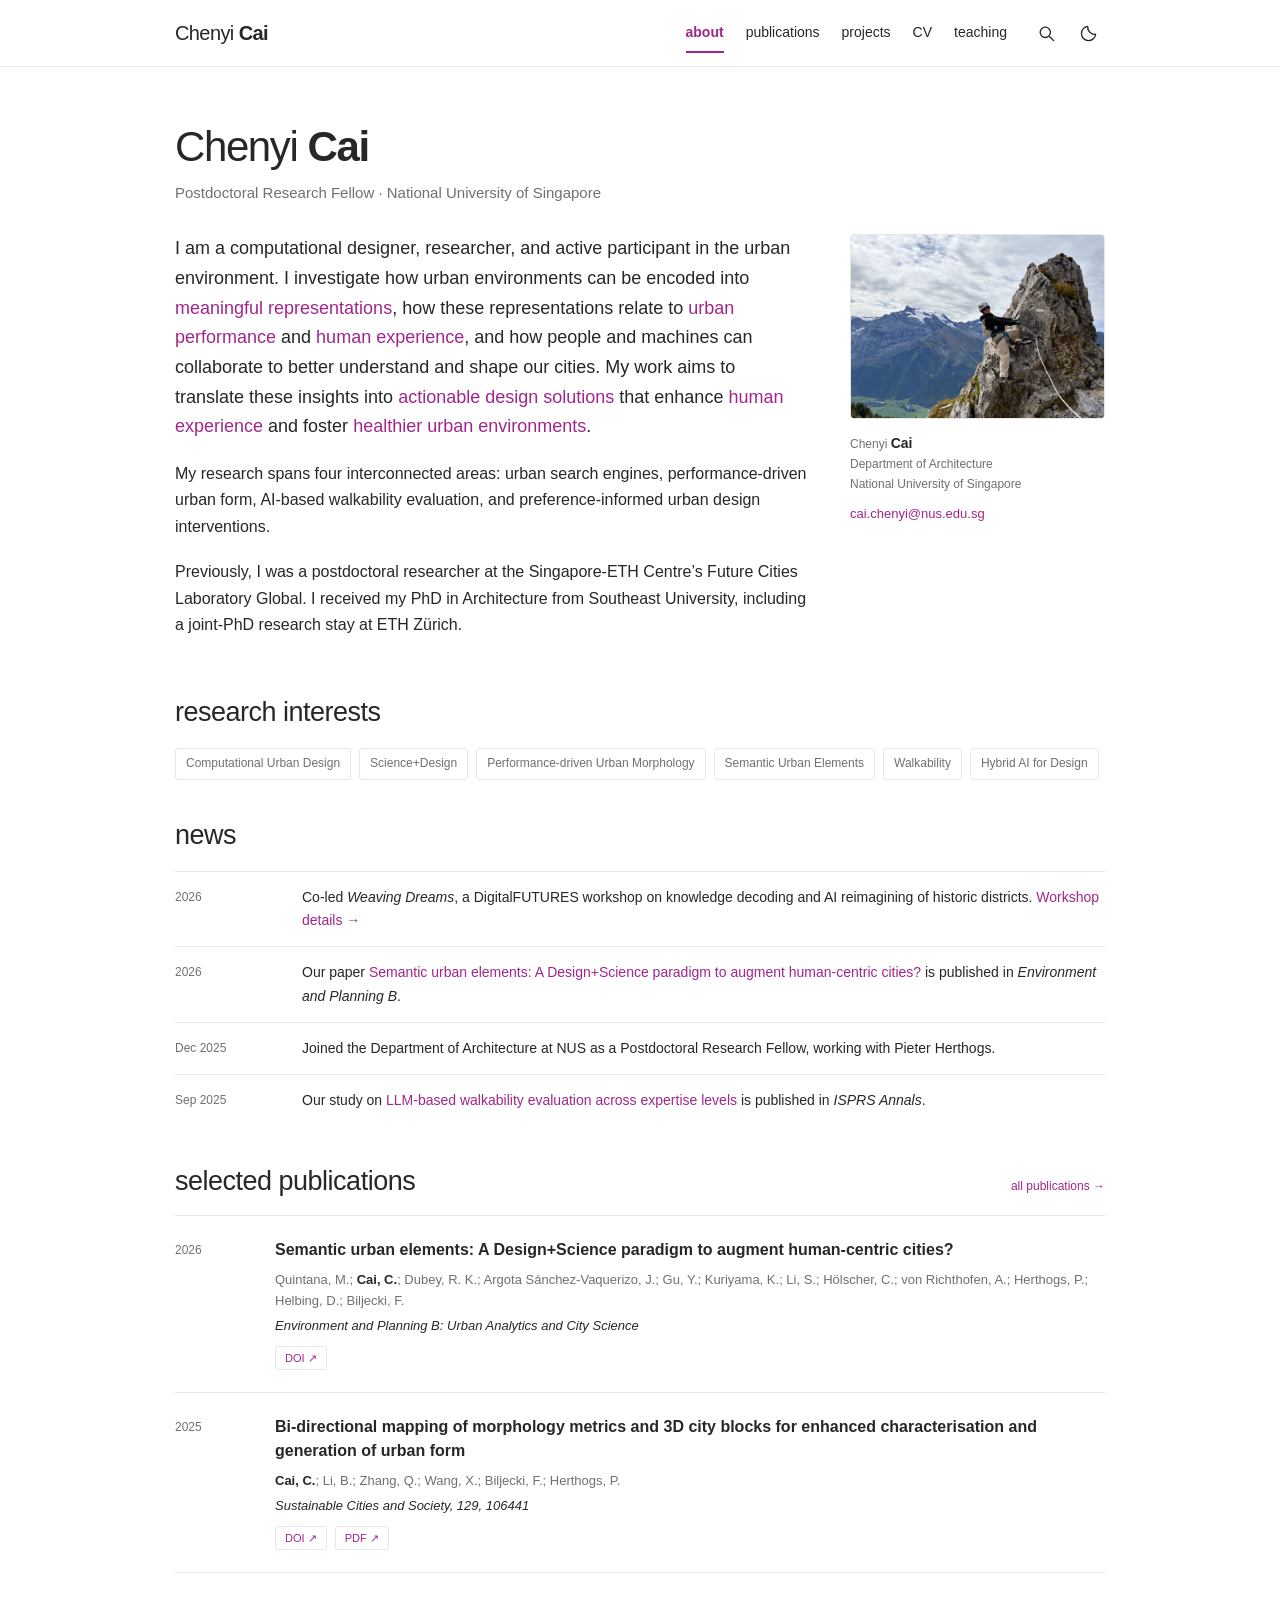
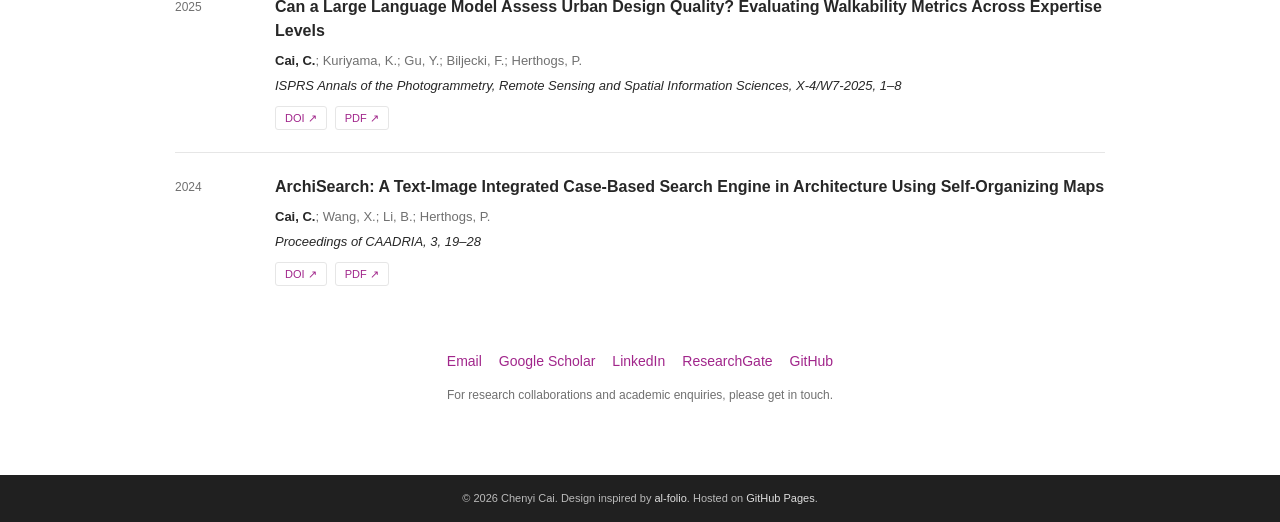
<file: index.html>
<!doctype html>
<html lang="en"><head><meta charset="utf-8"><meta name="viewport" content="width=device-width, initial-scale=1"><meta name="description" content="The academic personal website of Chenyi Cai. Research, publications, projects, CV, and teaching."><meta name="theme-color" content="#ffffff"><title>Chenyi Cai</title><link rel="canonical" href="https://chenyicai09.github.io/"><link rel="stylesheet" href="folio.css"><link rel="stylesheet" href="academic.css"><script src="folio.js" defer></script></head>
<body id="top" class="home"><a class="skip-link" href="#main">Skip to content</a>
<header class="site-header"><div class="nav-wrap"><a class="brand" href="./" aria-label="Chenyi Cai home">Chenyi <strong>Cai</strong></a><nav class="site-nav" id="navigation" aria-label="Main navigation"><a href="./" aria-current="page">about</a><a href="publications.html">publications</a><a href="projects.html">projects</a><a href="cv.html">CV</a><a href="teaching.html">teaching</a></nav><div class="nav-tools"><button class="icon-button" data-search aria-label="Search website" title="Search (Ctrl / ⌘ K)"><svg viewBox="0 0 24 24" aria-hidden="true"><circle cx="10.5" cy="10.5" r="6.5"/><path d="m16 16 5 5"/></svg></button><button class="icon-button" data-theme aria-label="Switch color theme" aria-pressed="false"><svg viewBox="0 0 24 24" aria-hidden="true"><path d="M21 13a9 9 0 0 1-10-10 9 9 0 1 0 10 10Z"/></svg></button><button class="icon-button menu-toggle" data-menu aria-label="Toggle navigation" aria-controls="navigation" aria-expanded="false"><svg viewBox="0 0 24 24" aria-hidden="true"><path d="M4 6h16M4 12h16M4 18h16"/></svg></button></div></div></header>
<main class="container" id="main"><header class="page-heading"><h1>Chenyi <strong>Cai</strong></h1><p class="page-description">Postdoctoral Research Fellow · National University of Singapore</p></header>
 <div class="profile-layout"><div class="biography">
 <p class="lead">I am a computational designer, researcher, and active participant in the urban environment. I investigate how urban environments can be encoded into <span style="color:var(--accent)">meaningful representations</span>, how these representations relate to <span style="color:var(--accent)">urban performance</span> and <span style="color:var(--accent)">human experience</span>, and how people and machines can collaborate to better understand and shape our cities. My work aims to translate these insights into <span style="color:var(--accent)">actionable design solutions</span> that enhance <span style="color:var(--accent)">human experience</span> and foster <span style="color:var(--accent)">healthier urban environments</span>.</p>
 <p>My research spans four interconnected areas: urban search engines, performance-driven urban form, AI-based walkability evaluation, and preference-informed urban design interventions.</p>
 <p>Previously, I was a postdoctoral researcher at the Singapore-ETH Centre’s Future Cities Laboratory Global. I received my PhD in Architecture from Southeast University, including a joint-PhD research stay at ETH Zürich.</p>
 </div><figure class="profile-card"><img class="profile-photo" src="profile-original.png" alt="Chenyi Cai climbing in the mountains" width="1258" height="908" style="width:100%;height:auto;aspect-ratio:auto;object-fit:contain" fetchpriority="high"><figcaption>Chenyi <strong>Cai</strong><br>Department of Architecture<br>National University of Singapore<br><a class="profile-link" href="mailto:cai.chenyi@nus.edu.sg">cai.chenyi@nus.edu.sg</a></figcaption></figure></div>
 <section class="section" aria-labelledby="research-title"><h2 id="research-title">research interests</h2><div class="topics"><span class="topic">Computational Urban Design</span><span class="topic">Science+Design</span><span class="topic">Performance-driven Urban Morphology</span><span class="topic">Semantic Urban Elements</span><span class="topic">Walkability</span><span class="topic">Hybrid AI for Design</span></div></section>
 <section class="section" aria-labelledby="news-title"><h2 id="news-title">news</h2>
 <div class="news-row"><time datetime="2026">2026</time><p>Co-led <em>Weaving Dreams</em>, a DigitalFUTURES workshop on knowledge decoding and AI reimagining of historic districts. <a href="teaching.html#workshops">Workshop details →</a></p></div>
 <div class="news-row"><time datetime="2026">2026</time><p>Our paper <a href="https://doi.org/10.1177/23998083261448244">Semantic urban elements: A Design+Science paradigm to augment human-centric cities?</a> is published in <em>Environment and Planning B</em>.</p></div>
 <div class="news-row"><time datetime="2025-12">Dec 2025</time><p>Joined the Department of Architecture at NUS as a Postdoctoral Research Fellow, working with Pieter Herthogs.</p></div>
 <div class="news-row"><time datetime="2025-09">Sep 2025</time><p>Our study on <a href="https://doi.org/10.5194/isprs-annals-X-4-W7-2025-1-2025">LLM-based walkability evaluation across expertise levels</a> is published in <em>ISPRS Annals</em>.</p></div></section>
 <section class="section" aria-labelledby="selected-title"><div class="section-header"><h2 id="selected-title">selected publications</h2><a href="publications.html">all publications →</a></div><div class="publication-list"><article class="publication"><div class="publication-year">2026</div><div><h3><a href="https://doi.org/10.1177/23998083261448244">Semantic urban elements: A Design+Science paradigm to augment human-centric cities?</a></h3><p class="publication-authors">Quintana, M.; <strong>Cai, C.</strong>; Dubey, R. K.; Argota Sánchez-Vaquerizo, J.; Gu, Y.; Kuriyama, K.; Li, S.; Hölscher, C.; von Richthofen, A.; Herthogs, P.; Helbing, D.; Biljecki, F.</p><p class="publication-venue"><em>Environment and Planning B: Urban Analytics and City Science</em></p><div class="publication-links"><a href="https://doi.org/10.1177/23998083261448244">DOI ↗</a></div></div></article><article class="publication"><div class="publication-year">2025</div><div><h3><a href="https://doi.org/10.1016/j.scs.2025.106441">Bi-directional mapping of morphology metrics and 3D city blocks for enhanced characterisation and generation of urban form</a></h3><p class="publication-authors"><strong>Cai, C.</strong>; Li, B.; Zhang, Q.; Wang, X.; Biljecki, F.; Herthogs, P.</p><p class="publication-venue"><em>Sustainable Cities and Society, 129, 106441</em></p><div class="publication-links"><a href="https://doi.org/10.1016/j.scs.2025.106441">DOI ↗</a><a href="https://filipbiljecki.com/publications/2025_scs_bidirectional.pdf">PDF ↗</a></div></div></article><article class="publication"><div class="publication-year">2025</div><div><h3><a href="https://doi.org/10.5194/isprs-annals-X-4-W7-2025-1-2025">Can a Large Language Model Assess Urban Design Quality? Evaluating Walkability Metrics Across Expertise Levels</a></h3><p class="publication-authors"><strong>Cai, C.</strong>; Kuriyama, K.; Gu, Y.; Biljecki, F.; Herthogs, P.</p><p class="publication-venue"><em>ISPRS Annals of the Photogrammetry, Remote Sensing and Spatial Information Sciences, X-4/W7-2025, 1–8</em></p><div class="publication-links"><a href="https://doi.org/10.5194/isprs-annals-X-4-W7-2025-1-2025">DOI ↗</a><a href="https://isprs-annals.copernicus.org/articles/X-4-W7-2025/1/2025/isprs-annals-X-4-W7-2025-1-2025.pdf">PDF ↗</a></div></div></article><article class="publication"><div class="publication-year">2024</div><div><h3><a href="https://doi.org/10.52842/conf.caadria.2024.3.019">ArchiSearch: A Text-Image Integrated Case-Based Search Engine in Architecture Using Self-Organizing Maps</a></h3><p class="publication-authors"><strong>Cai, C.</strong>; Wang, X.; Li, B.; Herthogs, P.</p><p class="publication-venue"><em>Proceedings of CAADRIA, 3, 19–28</em></p><div class="publication-links"><a href="https://doi.org/10.52842/conf.caadria.2024.3.019">DOI ↗</a><a href="https://caadria2024.org/wp-content/uploads/2024/04/501-ARCHISEARCH.pdf">PDF ↗</a></div></div></article></div></section>
 <div class="social-row academic-social"><a href="mailto:cai.chenyi@nus.edu.sg">Email</a><a href="https://scholar.google.com/citations?user=DV1nKooAAAAJ&amp;hl=en">Google Scholar</a><a href="https://www.linkedin.com/in/chenyi-cai-680943201/">LinkedIn</a><a href="https://www.researchgate.net/profile/Chenyi-Cai-4">ResearchGate</a><a href="https://github.com/chenyicai09">GitHub</a></div><p class="social-caption">For research collaborations and academic enquiries, please get in touch.</p></main><footer class="site-footer"><p>© <span data-year>2026</span> Chenyi Cai. Design inspired by <a href="https://github.com/alshedivat/al-folio">al-folio</a>. Hosted on <a href="https://pages.github.com/">GitHub Pages</a>.</p></footer>
<dialog class="search-dialog" aria-label="Search website"><div class="search-top"><input id="site-search" type="search" placeholder="Search pages…" aria-label="Search pages" autocomplete="off"><button class="icon-button" data-close-search aria-label="Close search"><svg viewBox="0 0 24 24" aria-hidden="true"><path d="m6 6 12 12M6 18 18 6"/></svg></button></div><p class="search-hint" id="search-count" role="status" aria-live="polite"></p><ul class="search-results"></ul></dialog></body></html>
</file>
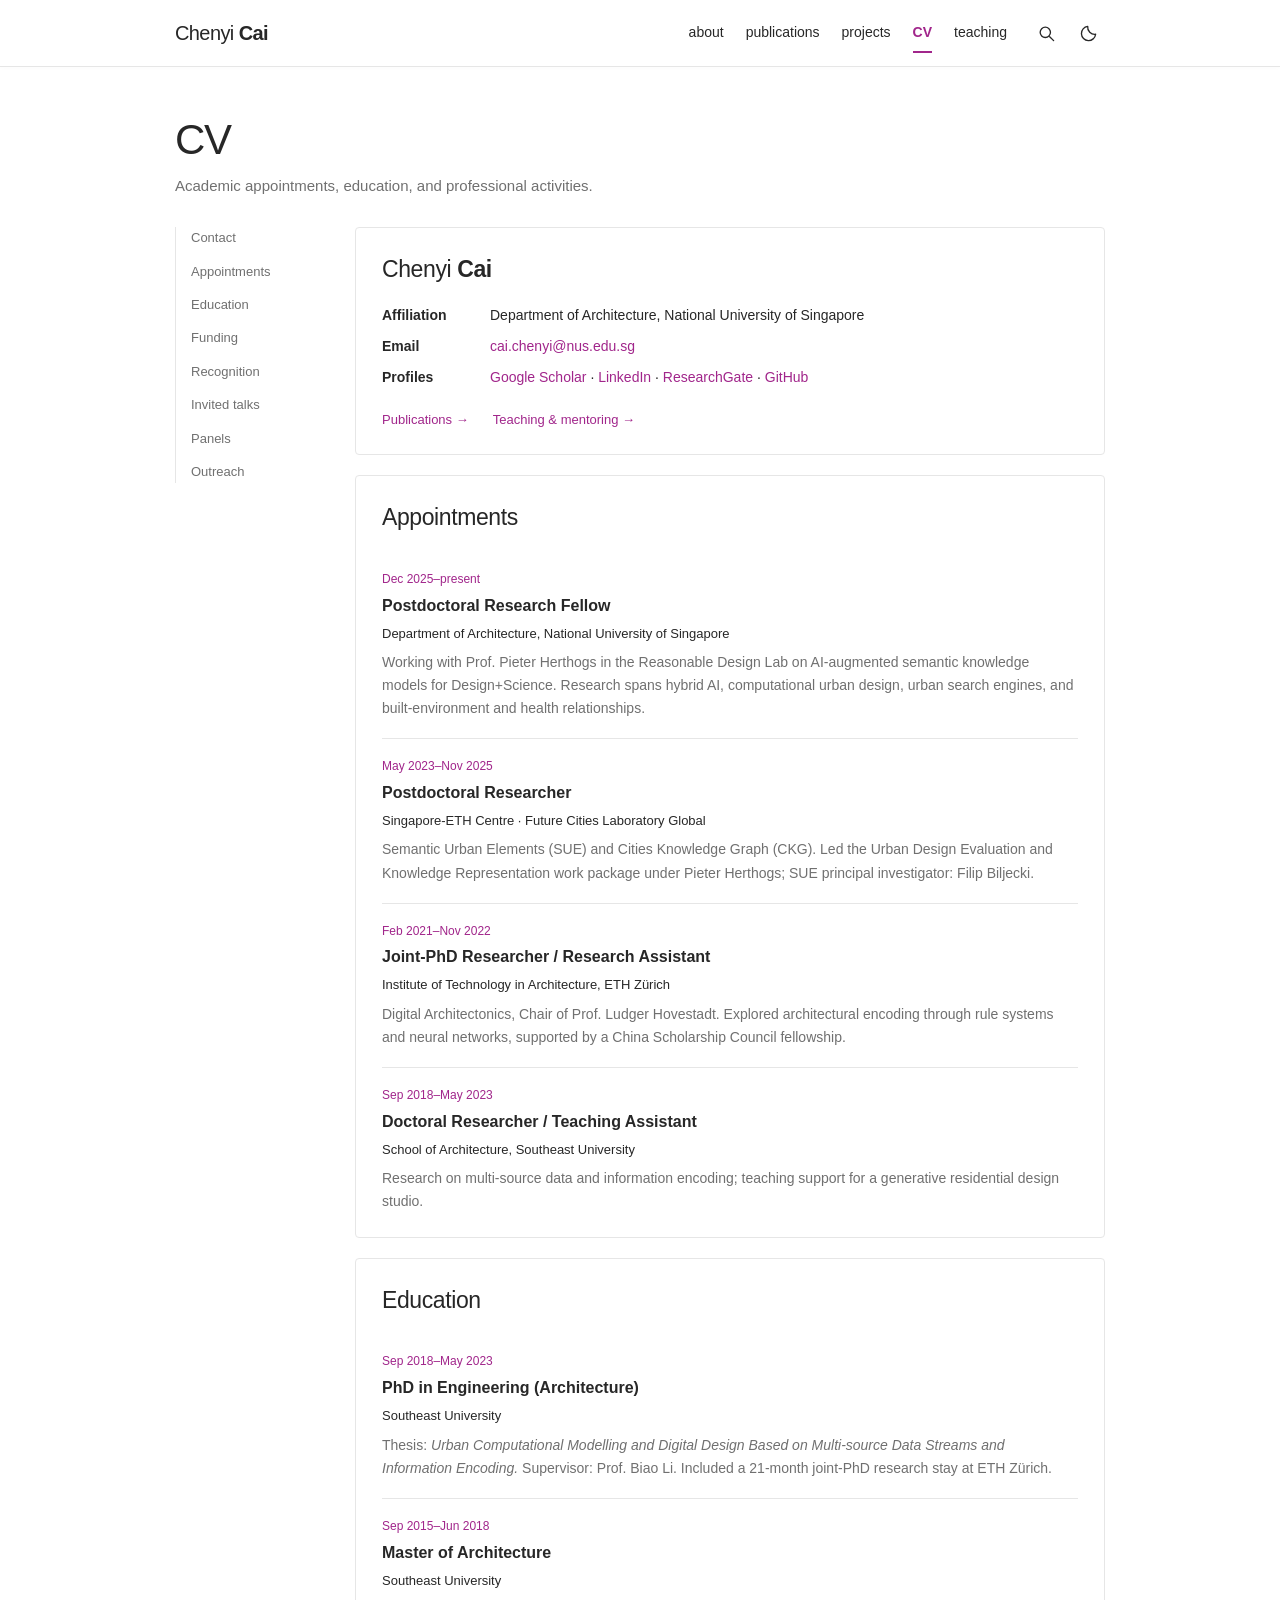
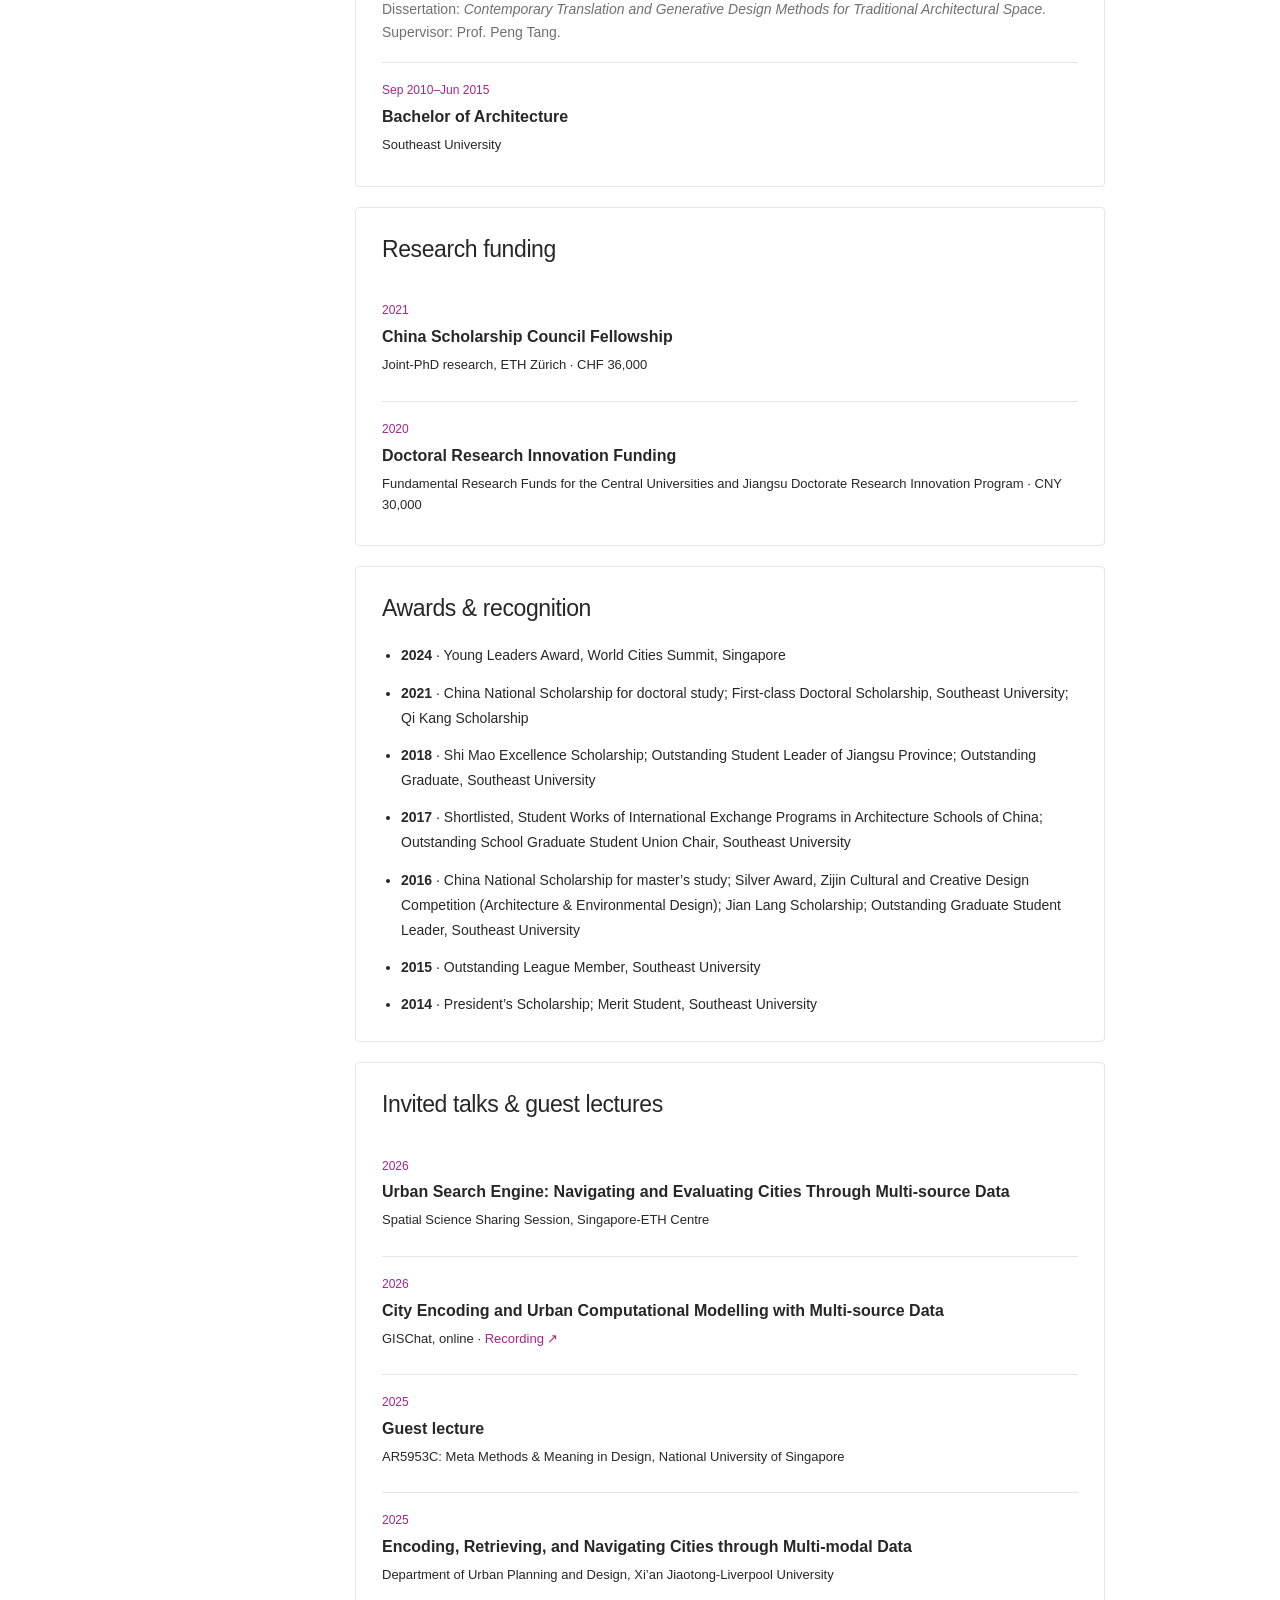
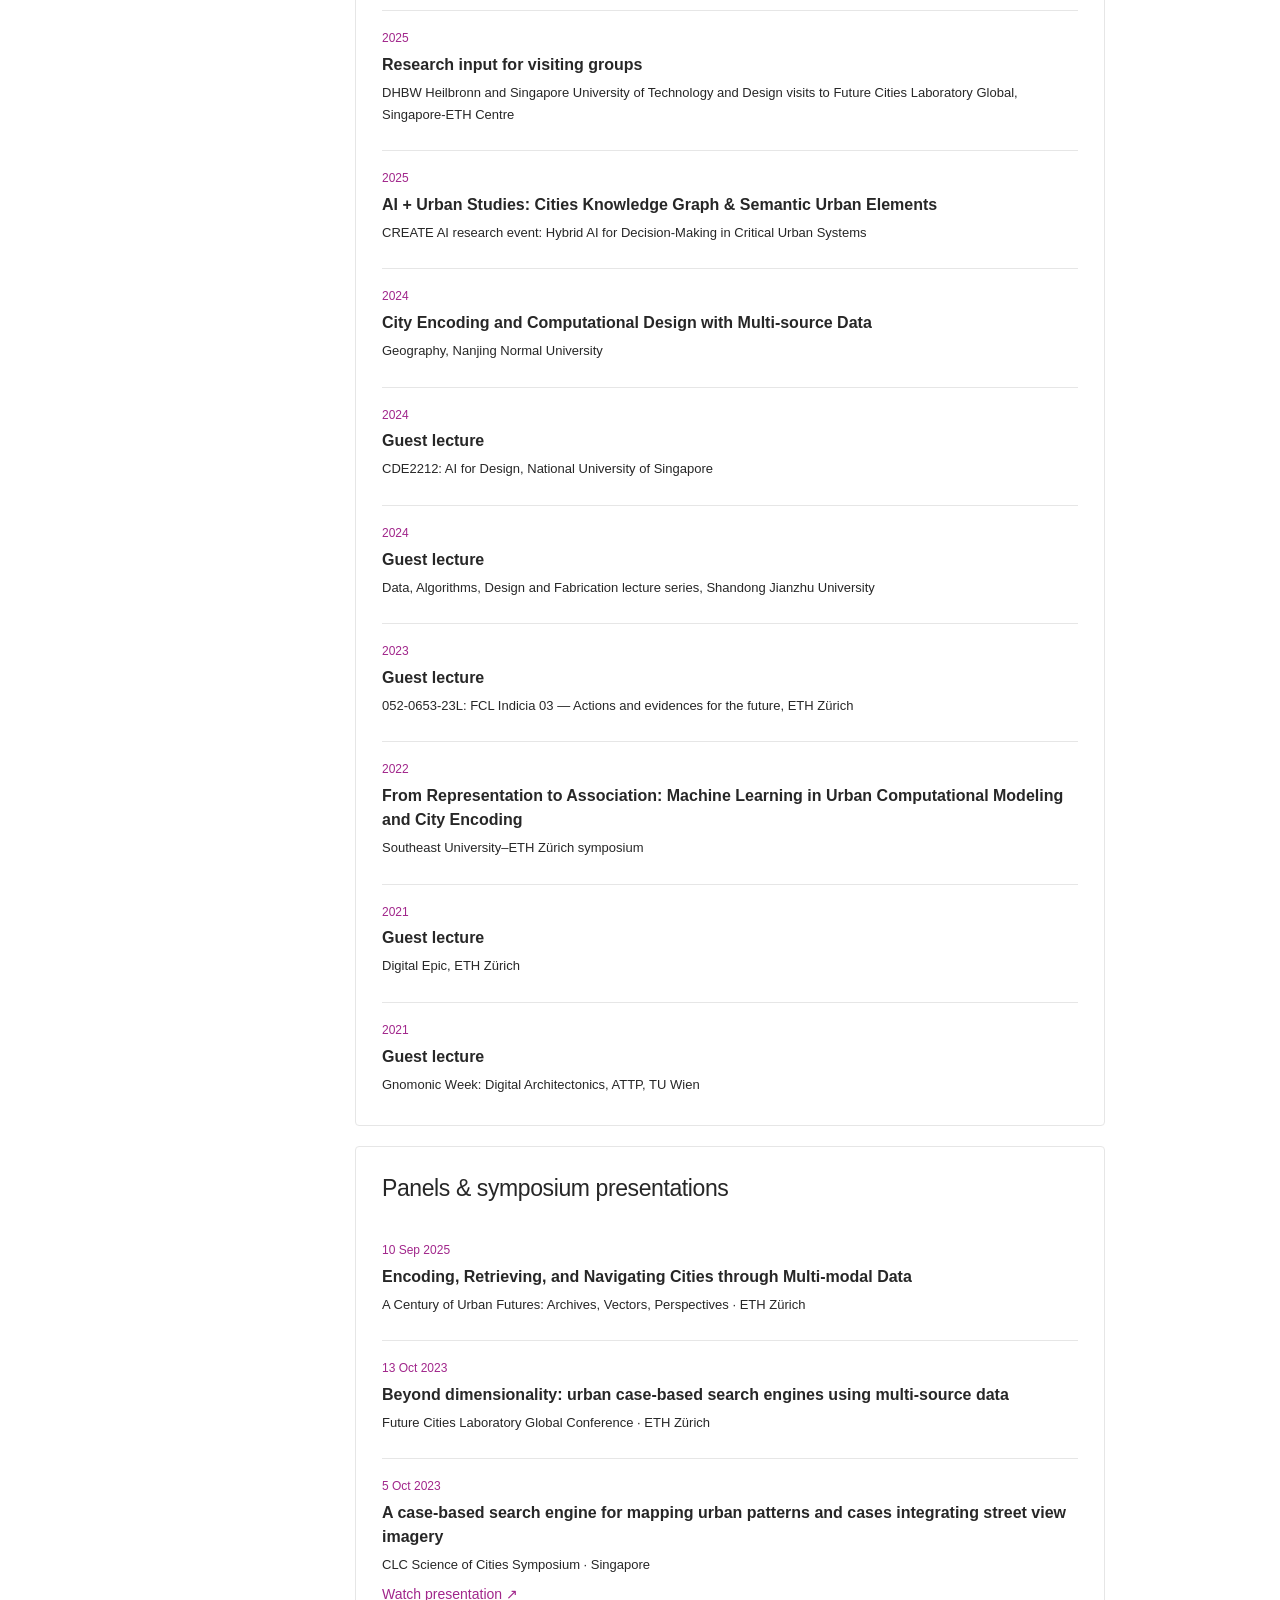
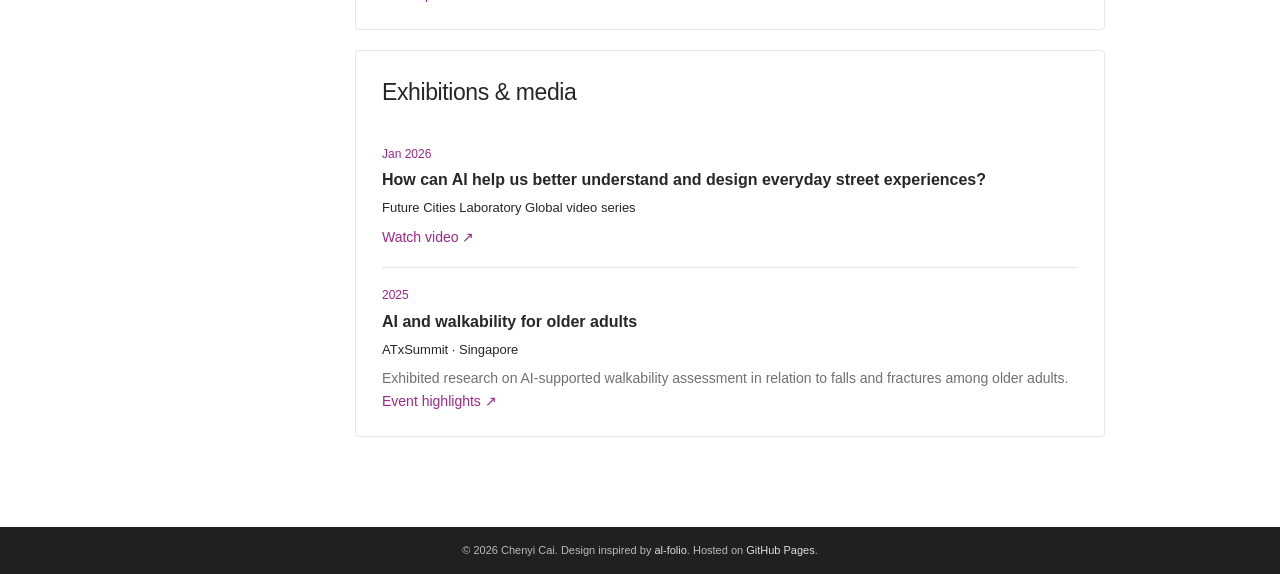
<file: cv.html>
<!doctype html>
<html lang="en"><head><meta charset="utf-8"><meta name="viewport" content="width=device-width, initial-scale=1"><meta name="description" content="Curriculum vitae of Chenyi Cai."><meta name="theme-color" content="#ffffff"><title>CV | Chenyi Cai</title><link rel="canonical" href="https://chenyicai09.github.io/cv.html"><link rel="stylesheet" href="folio.css"><link rel="stylesheet" href="academic.css"><script src="folio.js" defer></script></head>
<body id="top" class=""><a class="skip-link" href="#main">Skip to content</a>
<header class="site-header"><div class="nav-wrap"><a class="brand" href="./" aria-label="Chenyi Cai home">Chenyi <strong>Cai</strong></a><nav class="site-nav" id="navigation" aria-label="Main navigation"><a href="./">about</a><a href="publications.html">publications</a><a href="projects.html">projects</a><a href="cv.html" aria-current="page">CV</a><a href="teaching.html">teaching</a></nav><div class="nav-tools"><button class="icon-button" data-search aria-label="Search website" title="Search (Ctrl / ⌘ K)"><svg viewBox="0 0 24 24" aria-hidden="true"><circle cx="10.5" cy="10.5" r="6.5"/><path d="m16 16 5 5"/></svg></button><button class="icon-button" data-theme aria-label="Switch color theme" aria-pressed="false"><svg viewBox="0 0 24 24" aria-hidden="true"><path d="M21 13a9 9 0 0 1-10-10 9 9 0 1 0 10 10Z"/></svg></button><button class="icon-button menu-toggle" data-menu aria-label="Toggle navigation" aria-controls="navigation" aria-expanded="false"><svg viewBox="0 0 24 24" aria-hidden="true"><path d="M4 6h16M4 12h16M4 18h16"/></svg></button></div></div></header>
<main class="container" id="main"><header class="page-heading"><h1>CV</h1><p class="page-description">Academic appointments, education, and professional activities.</p></header><div class="cv-layout"><nav class="cv-toc" aria-label="CV sections"><a href="#general">Contact</a><a href="#experience">Appointments</a><a href="#education">Education</a><a href="#funding">Funding</a><a href="#awards">Recognition</a><a href="#talks">Invited talks</a><a href="#panels">Panels</a><a href="#outreach">Outreach</a></nav><div>
 <section class="cv-section" id="general"><h2>Chenyi <strong>Cai</strong></h2><dl><dt>Affiliation</dt><dd>Department of Architecture, National University of Singapore</dd><dt>Email</dt><dd><a href="mailto:cai.chenyi@nus.edu.sg">cai.chenyi@nus.edu.sg</a></dd><dt>Profiles</dt><dd><a href="https://scholar.google.com/citations?user=DV1nKooAAAAJ&amp;hl=en">Google Scholar</a> · <a href="https://www.linkedin.com/in/chenyi-cai-680943201/">LinkedIn</a> · <a href="https://www.researchgate.net/profile/Chenyi-Cai-4">ResearchGate</a> · <a href="https://github.com/chenyicai09">GitHub</a></dd></dl><div class="cv-crosslinks"><a href="publications.html">Publications →</a> <a href="teaching.html">Teaching &amp; mentoring →</a></div></section>
 <section class="cv-section" id="experience"><h2>Appointments</h2><article class="academic-entry"><p class="entry-date">Dec 2025–present</p><h3>Postdoctoral Research Fellow</h3><p class="entry-place">Department of Architecture, National University of Singapore</p><p>Working with Prof. Pieter Herthogs in the Reasonable Design Lab on AI-augmented semantic knowledge models for Design+Science. Research spans hybrid AI, computational urban design, urban search engines, and built-environment and health relationships.</p></article><article class="academic-entry"><p class="entry-date">May 2023–Nov 2025</p><h3>Postdoctoral Researcher</h3><p class="entry-place">Singapore-ETH Centre · Future Cities Laboratory Global</p><p>Semantic Urban Elements (SUE) and Cities Knowledge Graph (CKG). Led the Urban Design Evaluation and Knowledge Representation work package under Pieter Herthogs; SUE principal investigator: Filip Biljecki.</p></article><article class="academic-entry"><p class="entry-date">Feb 2021–Nov 2022</p><h3>Joint-PhD Researcher / Research Assistant</h3><p class="entry-place">Institute of Technology in Architecture, ETH Zürich</p><p>Digital Architectonics, Chair of Prof. Ludger Hovestadt. Explored architectural encoding through rule systems and neural networks, supported by a China Scholarship Council fellowship.</p></article><article class="academic-entry"><p class="entry-date">Sep 2018–May 2023</p><h3>Doctoral Researcher / Teaching Assistant</h3><p class="entry-place">School of Architecture, Southeast University</p><p>Research on multi-source data and information encoding; teaching support for a generative residential design studio.</p></article></section>
 <section class="cv-section" id="education"><h2>Education</h2><article class="academic-entry"><p class="entry-date">Sep 2018–May 2023</p><h3>PhD in Engineering (Architecture)</h3><p class="entry-place">Southeast University</p><p>Thesis: <em>Urban Computational Modelling and Digital Design Based on Multi-source Data Streams and Information Encoding.</em> Supervisor: Prof. Biao Li. Included a 21-month joint-PhD research stay at ETH Zürich.</p></article><article class="academic-entry"><p class="entry-date">Sep 2015–Jun 2018</p><h3>Master of Architecture</h3><p class="entry-place">Southeast University</p><p>Dissertation: <em>Contemporary Translation and Generative Design Methods for Traditional Architectural Space.</em> Supervisor: Prof. Peng Tang.</p></article><article class="academic-entry"><p class="entry-date">Sep 2010–Jun 2015</p><h3>Bachelor of Architecture</h3><p class="entry-place">Southeast University</p></article></section>
 <section class="cv-section" id="funding"><h2>Research funding</h2><article class="academic-entry"><p class="entry-date">2021</p><h3>China Scholarship Council Fellowship</h3><p class="entry-place">Joint-PhD research, ETH Zürich · CHF 36,000</p></article><article class="academic-entry"><p class="entry-date">2020</p><h3>Doctoral Research Innovation Funding</h3><p class="entry-place">Fundamental Research Funds for the Central Universities and Jiangsu Doctorate Research Innovation Program · CNY 30,000</p></article></section>
 <section class="cv-section" id="awards"><h2>Awards &amp; recognition</h2><ul class="academic-list"><li><strong>2024</strong> · Young Leaders Award, World Cities Summit, Singapore</li><li><strong>2021</strong> · China National Scholarship for doctoral study; First-class Doctoral Scholarship, Southeast University; Qi Kang Scholarship</li><li><strong>2018</strong> · Shi Mao Excellence Scholarship; Outstanding Student Leader of Jiangsu Province; Outstanding Graduate, Southeast University</li><li><strong>2017</strong> · Shortlisted, Student Works of International Exchange Programs in Architecture Schools of China; Outstanding School Graduate Student Union Chair, Southeast University</li><li><strong>2016</strong> · China National Scholarship for master’s study; Silver Award, Zijin Cultural and Creative Design Competition (Architecture &amp; Environmental Design); Jian Lang Scholarship; Outstanding Graduate Student Leader, Southeast University</li><li><strong>2015</strong> · Outstanding League Member, Southeast University</li><li><strong>2014</strong> · President’s Scholarship; Merit Student, Southeast University</li></ul></section>
 <section class="cv-section" id="talks"><h2>Invited talks &amp; guest lectures</h2><article class="academic-entry"><p class="entry-date">2026</p><h3>Urban Search Engine: Navigating and Evaluating Cities Through Multi-source Data</h3><p class="entry-place">Spatial Science Sharing Session, Singapore-ETH Centre</p></article><article class="academic-entry"><p class="entry-date">2026</p><h3>City Encoding and Urban Computational Modelling with Multi-source Data</h3><p class="entry-place">GISChat, online · <a href="https://www.bilibili.com/video/BV1MCcZzAEjy/">Recording ↗</a></p></article><article class="academic-entry"><p class="entry-date">2025</p><h3>Guest lecture</h3><p class="entry-place">AR5953C: Meta Methods &amp; Meaning in Design, National University of Singapore</p></article><article class="academic-entry"><p class="entry-date">2025</p><h3>Encoding, Retrieving, and Navigating Cities through Multi-modal Data</h3><p class="entry-place">Department of Urban Planning and Design, Xi’an Jiaotong-Liverpool University</p></article><article class="academic-entry"><p class="entry-date">2025</p><h3>Research input for visiting groups</h3><p class="entry-place">DHBW Heilbronn and Singapore University of Technology and Design visits to Future Cities Laboratory Global, Singapore-ETH Centre</p></article><article class="academic-entry"><p class="entry-date">2025</p><h3>AI + Urban Studies: Cities Knowledge Graph &amp; Semantic Urban Elements</h3><p class="entry-place">CREATE AI research event: Hybrid AI for Decision-Making in Critical Urban Systems</p></article><article class="academic-entry"><p class="entry-date">2024</p><h3>City Encoding and Computational Design with Multi-source Data</h3><p class="entry-place">Geography, Nanjing Normal University</p></article><article class="academic-entry"><p class="entry-date">2024</p><h3>Guest lecture</h3><p class="entry-place">CDE2212: AI for Design, National University of Singapore</p></article><article class="academic-entry"><p class="entry-date">2024</p><h3>Guest lecture</h3><p class="entry-place">Data, Algorithms, Design and Fabrication lecture series, Shandong Jianzhu University</p></article><article class="academic-entry"><p class="entry-date">2023</p><h3>Guest lecture</h3><p class="entry-place">052-0653-23L: FCL Indicia 03 — Actions and evidences for the future, ETH Zürich</p></article><article class="academic-entry"><p class="entry-date">2022</p><h3>From Representation to Association: Machine Learning in Urban Computational Modeling and City Encoding</h3><p class="entry-place">Southeast University–ETH Zürich symposium</p></article><article class="academic-entry"><p class="entry-date">2021</p><h3>Guest lecture</h3><p class="entry-place">Digital Epic, ETH Zürich</p></article><article class="academic-entry"><p class="entry-date">2021</p><h3>Guest lecture</h3><p class="entry-place">Gnomonic Week: Digital Architectonics, ATTP, TU Wien</p></article></section>
 <section class="cv-section" id="panels"><h2>Panels &amp; symposium presentations</h2><article class="academic-entry"><p class="entry-date">10 Sep 2025</p><h3>Encoding, Retrieving, and Navigating Cities through Multi-modal Data</h3><p class="entry-place">A Century of Urban Futures: Archives, Vectors, Perspectives · ETH Zürich</p></article><article class="academic-entry"><p class="entry-date">13 Oct 2023</p><h3>Beyond dimensionality: urban case-based search engines using multi-source data</h3><p class="entry-place">Future Cities Laboratory Global Conference · ETH Zürich</p></article><article class="academic-entry"><p class="entry-date">5 Oct 2023</p><h3>A case-based search engine for mapping urban patterns and cases integrating street view imagery</h3><p class="entry-place">CLC Science of Cities Symposium · Singapore</p><p><a href="https://www.youtube.com/watch?v=F3SCvhRIfbw&amp;t=2070s">Watch presentation ↗</a></p></article></section>
 <section class="cv-section" id="outreach"><h2>Exhibitions &amp; media</h2><article class="academic-entry"><p class="entry-date">Jan 2026</p><h3>How can AI help us better understand and design everyday street experiences?</h3><p class="entry-place">Future Cities Laboratory Global video series</p><p><a href="https://www.linkedin.com/posts/future-cities-laboratory_fclglobal-urbandesign-cityscience-activity-7422564194396594177-KIRi">Watch video ↗</a></p></article><article class="academic-entry"><p class="entry-date">2025</p><h3>AI and walkability for older adults</h3><p class="entry-place">ATxSummit · Singapore</p><p>Exhibited research on AI-supported walkability assessment in relation to falls and fractures among older adults. <a href="https://www.linkedin.com/posts/singapore-eth-centre_ai-summit-befit-activity-7336697437094367232-wE3p">Event highlights ↗</a></p></article></section>
 </div></div></main><footer class="site-footer"><p>© <span data-year>2026</span> Chenyi Cai. Design inspired by <a href="https://github.com/alshedivat/al-folio">al-folio</a>. Hosted on <a href="https://pages.github.com/">GitHub Pages</a>.</p></footer>
<dialog class="search-dialog" aria-label="Search website"><div class="search-top"><input id="site-search" type="search" placeholder="Search pages…" aria-label="Search pages" autocomplete="off"><button class="icon-button" data-close-search aria-label="Close search"><svg viewBox="0 0 24 24" aria-hidden="true"><path d="m6 6 12 12M6 18 18 6"/></svg></button></div><p class="search-hint" id="search-count" role="status" aria-live="polite"></p><ul class="search-results"></ul></dialog></body></html>
</file>
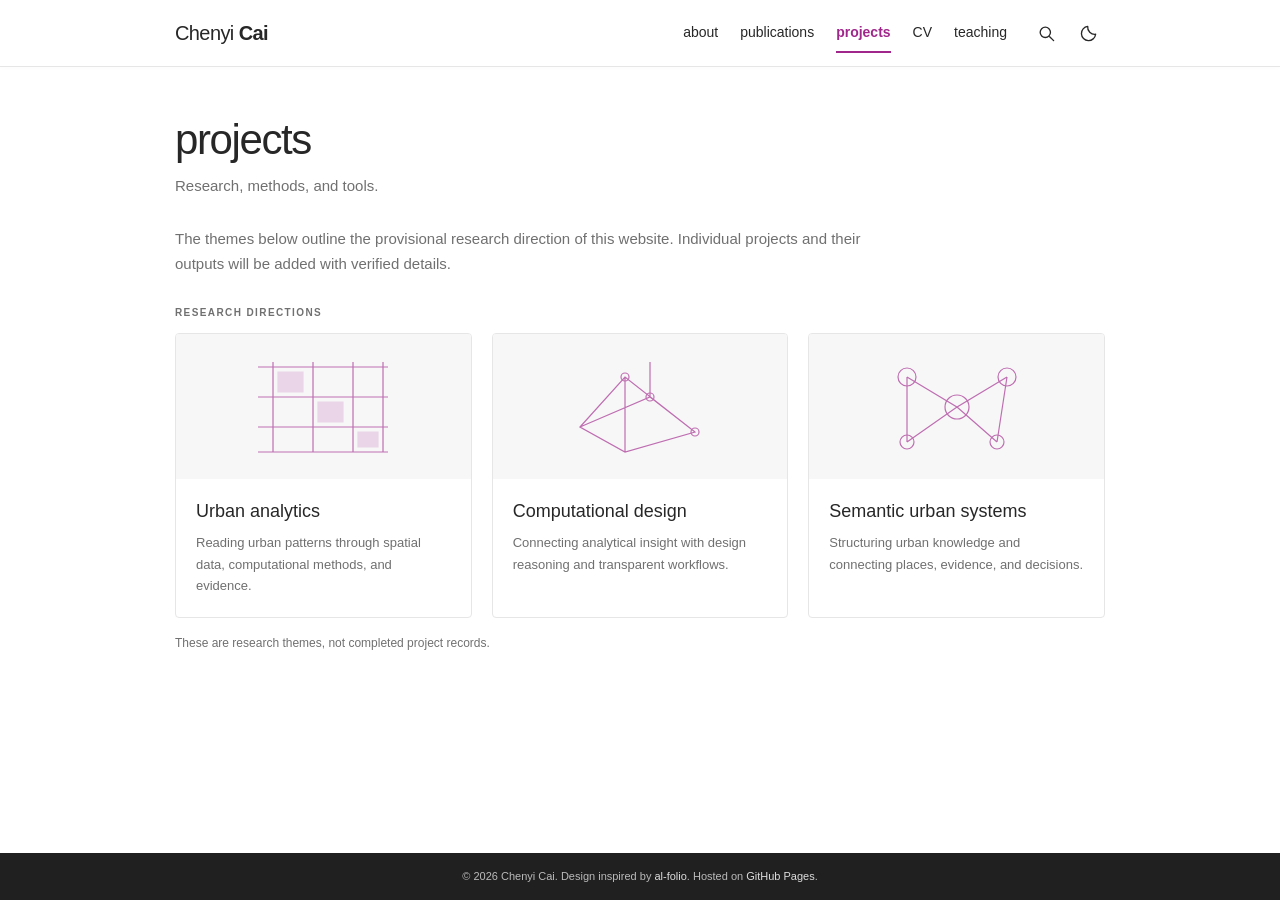
<file: projects.html>
<!doctype html>
<html lang="en"><head><meta charset="utf-8"><meta name="viewport" content="width=device-width, initial-scale=1"><meta name="description" content="Research directions and projects from Chenyi Cai."><meta name="theme-color" content="#ffffff"><title>Projects | Chenyi Cai</title><link rel="canonical" href="https://chenyicai09.github.io/projects.html"><link rel="stylesheet" href="folio.css"><script src="folio.js" defer></script></head>
<body id="top" class=""><a class="skip-link" href="#main">Skip to content</a>
<header class="site-header"><div class="nav-wrap"><a class="brand" href="./" aria-label="Chenyi Cai home">Chenyi <strong>Cai</strong></a><nav class="site-nav" id="navigation" aria-label="Main navigation"><a href="./">about</a><a href="publications.html">publications</a><a href="projects.html" aria-current="page">projects</a><a href="cv.html">CV</a><a href="teaching.html">teaching</a></nav><div class="nav-tools"><button class="icon-button" data-search aria-label="Search website" title="Search (Ctrl / ⌘ K)"><svg viewBox="0 0 24 24" aria-hidden="true"><circle cx="10.5" cy="10.5" r="6.5"/><path d="m16 16 5 5"/></svg></button><button class="icon-button" data-theme aria-label="Switch color theme" aria-pressed="false"><svg viewBox="0 0 24 24" aria-hidden="true"><path d="M21 13a9 9 0 0 1-10-10 9 9 0 1 0 10 10Z"/></svg></button><button class="icon-button menu-toggle" data-menu aria-label="Toggle navigation" aria-controls="navigation" aria-expanded="false"><svg viewBox="0 0 24 24" aria-hidden="true"><path d="M4 6h16M4 12h16M4 18h16"/></svg></button></div></div></header>
<main class="container" id="main">
    <header class="page-heading"><h1>projects</h1><p class="page-description">Research, methods, and tools.</p></header>
    <p class="page-intro">The themes below outline the provisional research direction of this website. Individual projects and their outputs will be added with verified details.</p><p class="subtle-label">Research directions</p>
    <div class="project-grid">
      <article class="project-card"><div class="project-art" aria-hidden="true"><svg viewBox="0 0 150 110"><path d="M10 15h130M10 45h130M10 75h130M10 100h130M25 10v90M65 10v90M105 10v90M135 10v90"/><path d="M30 20h25v20H30zM70 50h25v20H70zM110 80h20v15h-20z" fill="currentColor" opacity=".25"/></svg></div><div class="project-body"><h3>Urban analytics</h3><p>Reading urban patterns through spatial data, computational methods, and evidence.</p></div></article>
      <article class="project-card"><div class="project-art" aria-hidden="true"><svg viewBox="0 0 150 110"><path d="m15 75 45-50 70 55-70 20Z M60 25v75M15 75l70-30 45 35M85 45V10"/><circle cx="60" cy="25" r="4"/><circle cx="85" cy="45" r="4"/><circle cx="130" cy="80" r="4"/></svg></div><div class="project-body"><h3>Computational design</h3><p>Connecting analytical insight with design reasoning and transparent workflows.</p></div></article>
      <article class="project-card"><div class="project-art" aria-hidden="true"><svg viewBox="0 0 150 110"><path d="m25 25 50 30 50-30M75 55l40 35M75 55 25 90M25 25v65M125 25l-10 65"/><circle cx="25" cy="25" r="9"/><circle cx="75" cy="55" r="12"/><circle cx="125" cy="25" r="9"/><circle cx="115" cy="90" r="7"/><circle cx="25" cy="90" r="7"/></svg></div><div class="project-body"><h3>Semantic urban systems</h3><p>Structuring urban knowledge and connecting places, evidence, and decisions.</p></div></article>
    </div><p class="project-note">These are research themes, not completed project records.</p></main><footer class="site-footer"><p>© <span data-year>2026</span> Chenyi Cai. Design inspired by <a href="https://github.com/alshedivat/al-folio">al-folio</a>. Hosted on <a href="https://pages.github.com/">GitHub Pages</a>.</p></footer>
<dialog class="search-dialog" aria-label="Search website"><div class="search-top"><input id="site-search" type="search" placeholder="Search pages…" aria-label="Search pages" autocomplete="off"><button class="icon-button" data-close-search aria-label="Close search"><svg viewBox="0 0 24 24" aria-hidden="true"><path d="m6 6 12 12M6 18 18 6"/></svg></button></div><p class="search-hint" id="search-count" role="status" aria-live="polite"></p><ul class="search-results"></ul></dialog></body></html>
</file>
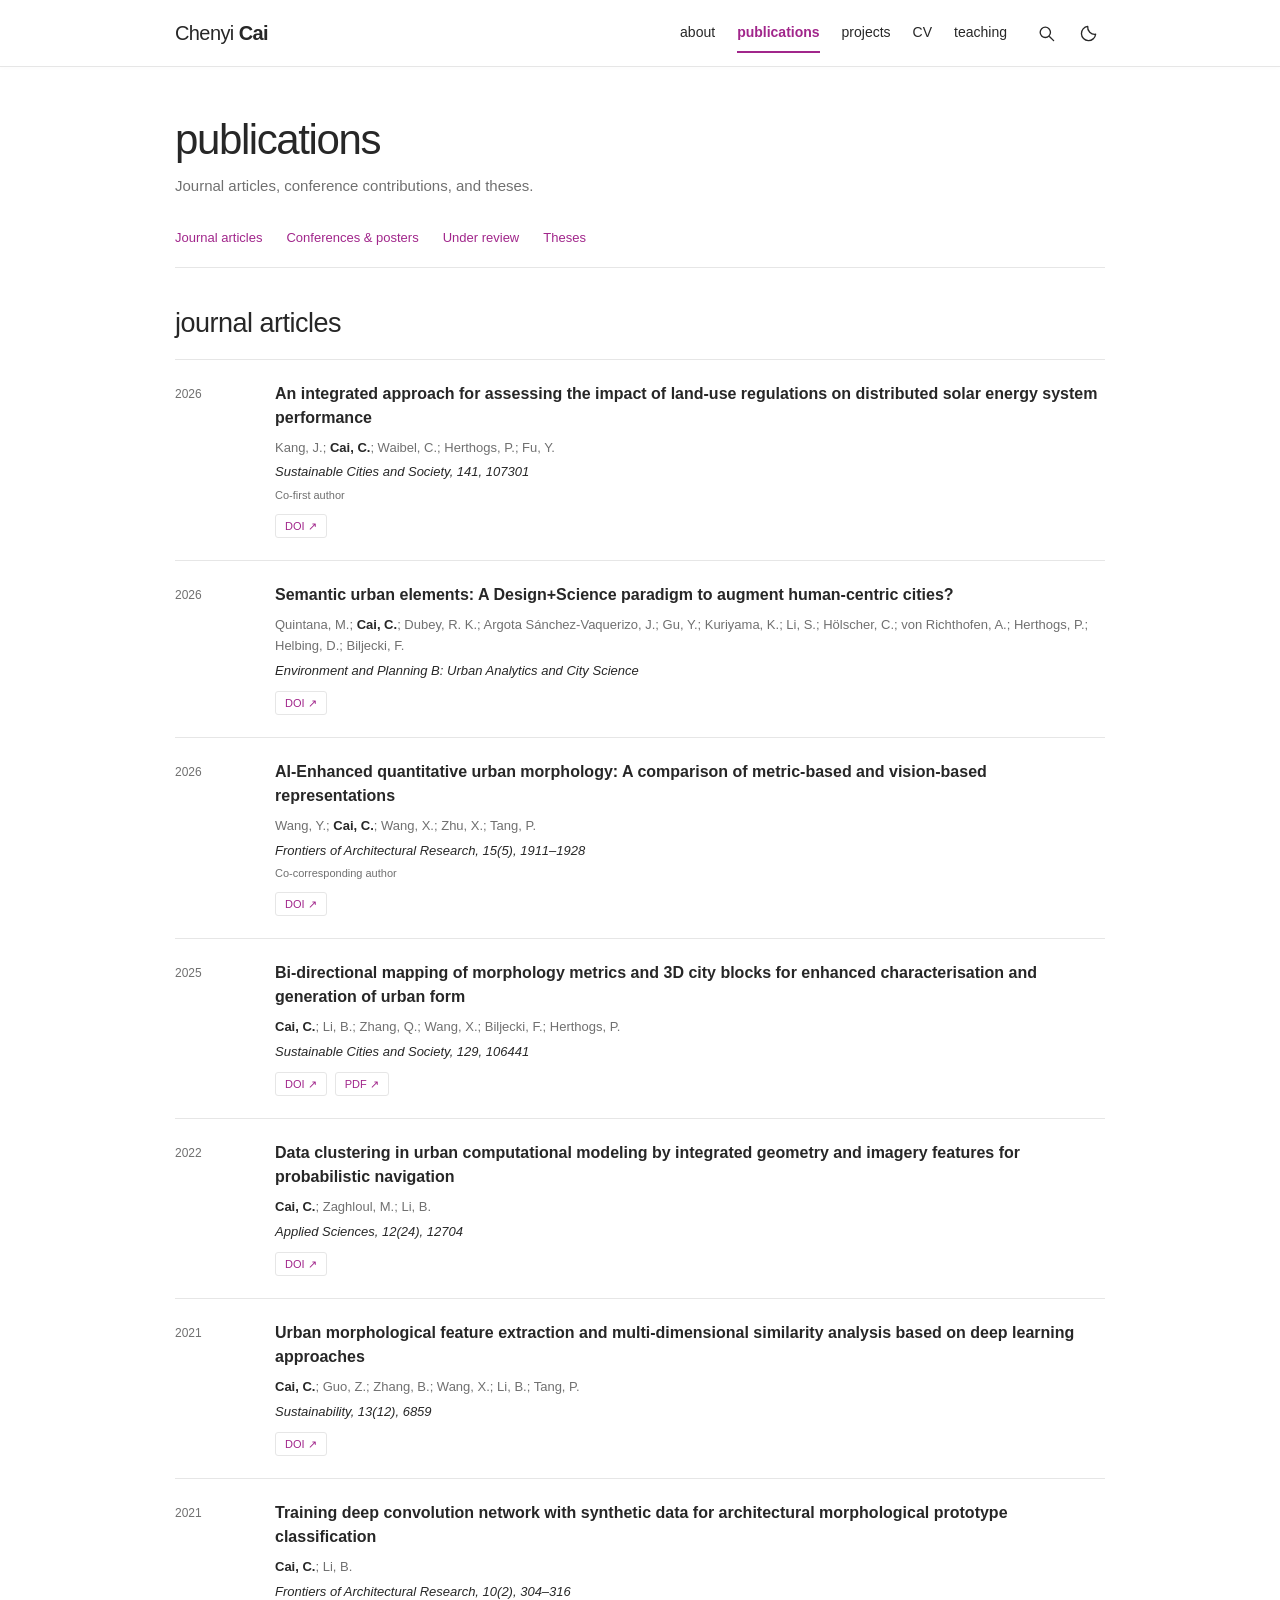
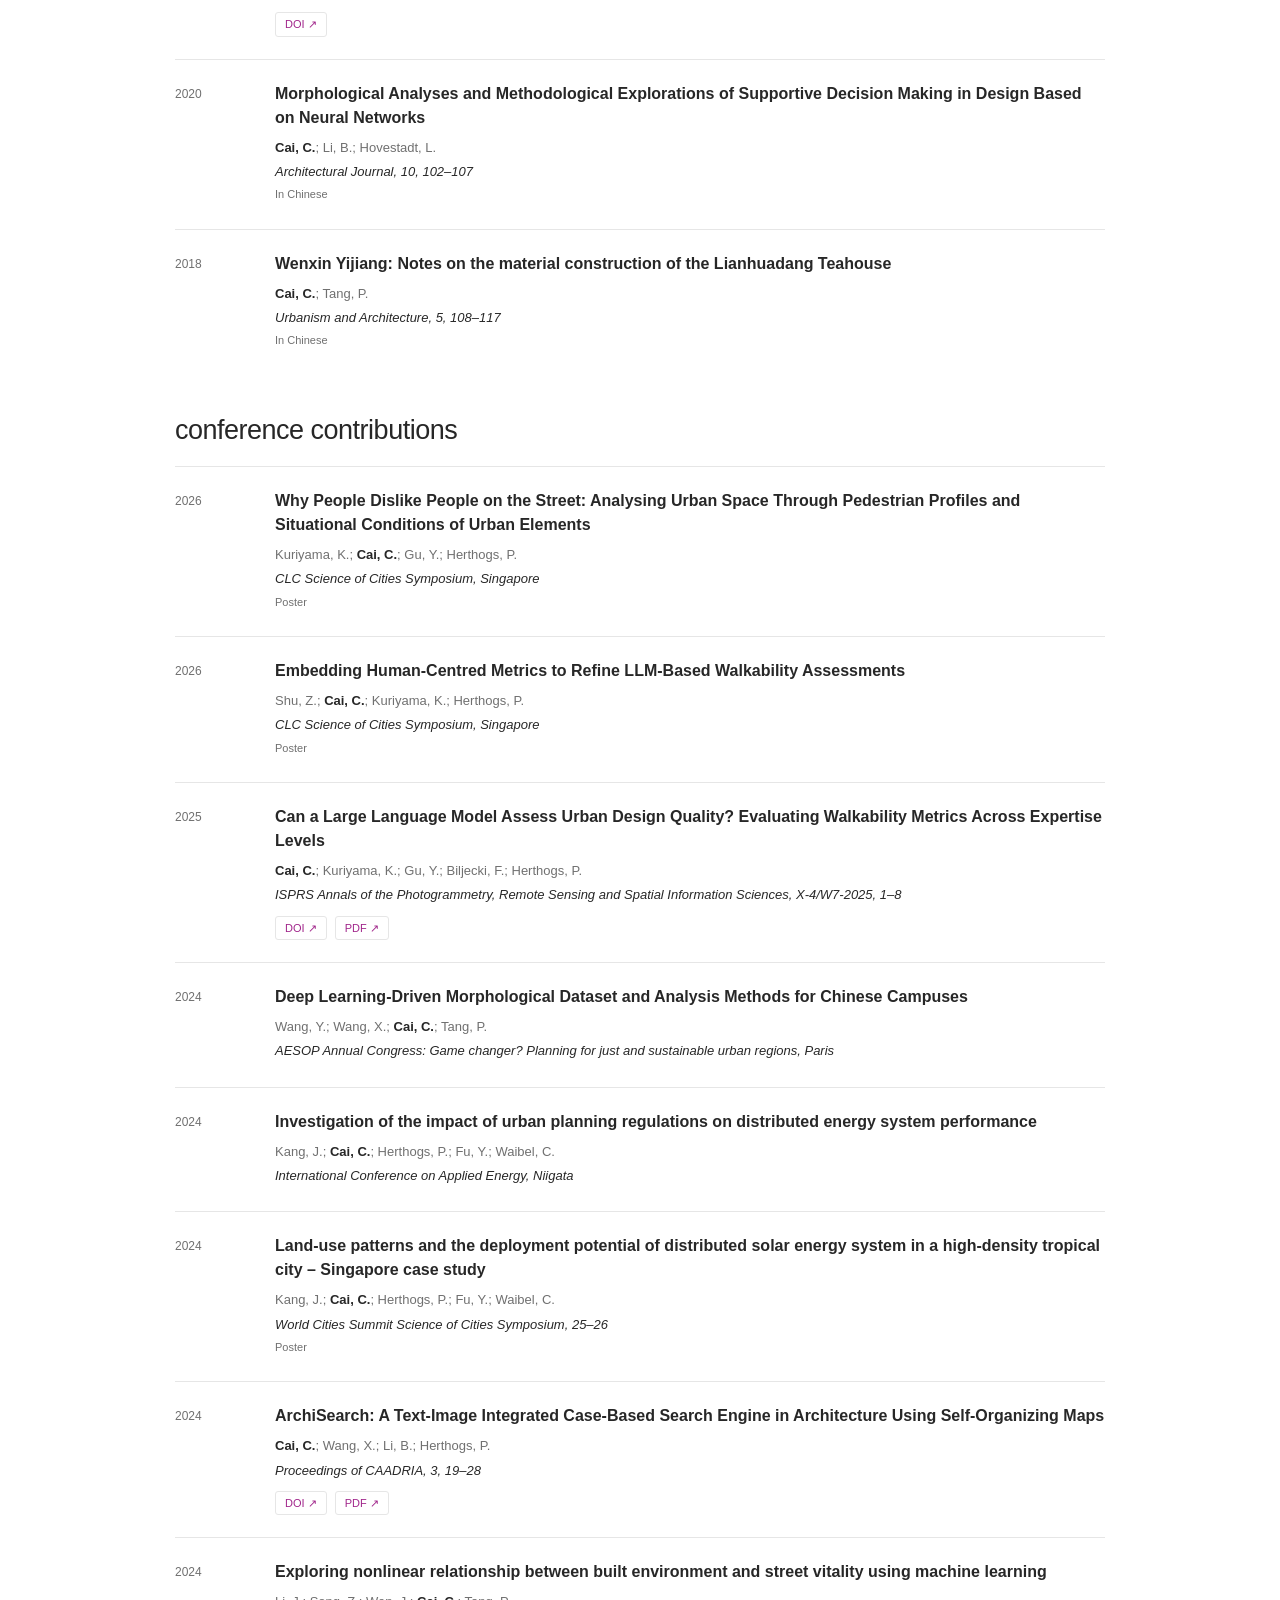
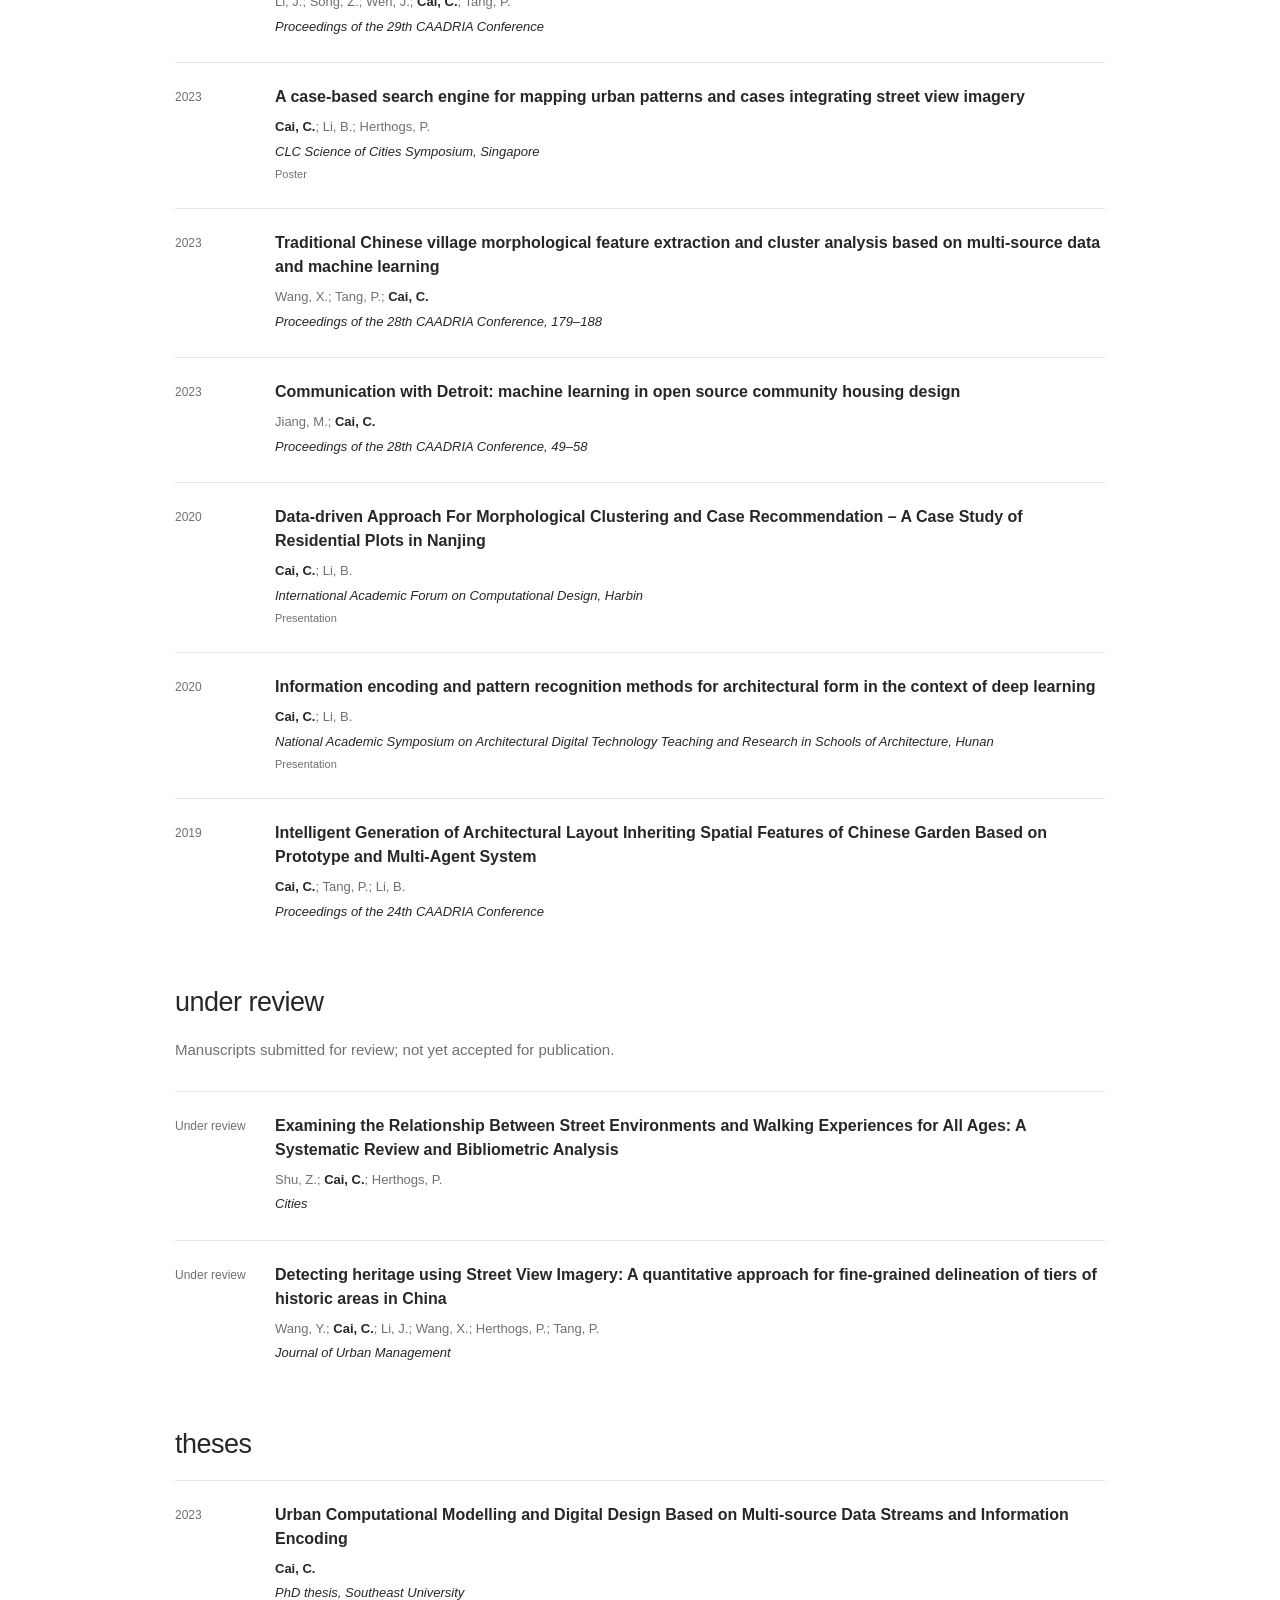
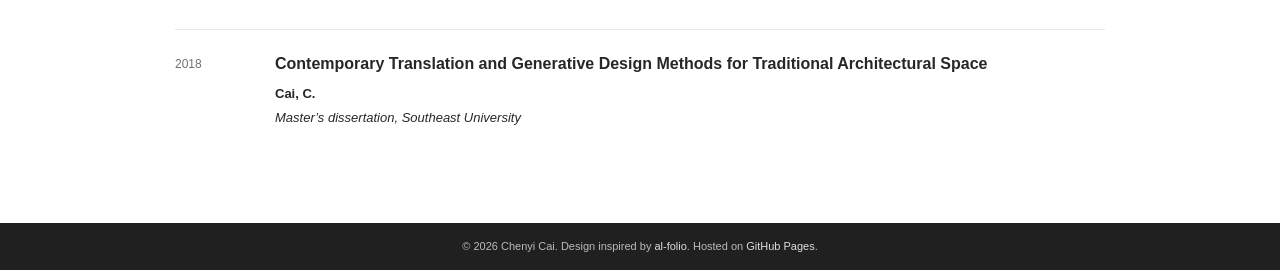
<file: publications.html>
<!doctype html>
<html lang="en"><head><meta charset="utf-8"><meta name="viewport" content="width=device-width, initial-scale=1"><meta name="description" content="Publications and preprints by Chenyi Cai."><meta name="theme-color" content="#ffffff"><title>Publications | Chenyi Cai</title><link rel="canonical" href="https://chenyicai09.github.io/publications.html"><link rel="stylesheet" href="folio.css"><link rel="stylesheet" href="academic.css"><script src="folio.js" defer></script></head>
<body id="top" class=""><a class="skip-link" href="#main">Skip to content</a>
<header class="site-header"><div class="nav-wrap"><a class="brand" href="./" aria-label="Chenyi Cai home">Chenyi <strong>Cai</strong></a><nav class="site-nav" id="navigation" aria-label="Main navigation"><a href="./">about</a><a href="publications.html" aria-current="page">publications</a><a href="projects.html">projects</a><a href="cv.html">CV</a><a href="teaching.html">teaching</a></nav><div class="nav-tools"><button class="icon-button" data-search aria-label="Search website" title="Search (Ctrl / ⌘ K)"><svg viewBox="0 0 24 24" aria-hidden="true"><circle cx="10.5" cy="10.5" r="6.5"/><path d="m16 16 5 5"/></svg></button><button class="icon-button" data-theme aria-label="Switch color theme" aria-pressed="false"><svg viewBox="0 0 24 24" aria-hidden="true"><path d="M21 13a9 9 0 0 1-10-10 9 9 0 1 0 10 10Z"/></svg></button><button class="icon-button menu-toggle" data-menu aria-label="Toggle navigation" aria-controls="navigation" aria-expanded="false"><svg viewBox="0 0 24 24" aria-hidden="true"><path d="M4 6h16M4 12h16M4 18h16"/></svg></button></div></div></header>
<main class="container" id="main"><header class="page-heading"><h1>publications</h1><p class="page-description">Journal articles, conference contributions, and theses.</p></header><nav class="academic-jump" aria-label="Publication categories"><a href="#journals">Journal articles</a><a href="#conferences">Conferences &amp; posters</a><a href="#review">Under review</a><a href="#theses">Theses</a></nav>
 <section class="section" id="journals"><h2>journal articles</h2><div class="publication-list"><article class="publication"><div class="publication-year">2026</div><div><h3><a href="https://doi.org/10.1016/j.scs.2026.107301">An integrated approach for assessing the impact of land-use regulations on distributed solar energy system performance</a></h3><p class="publication-authors">Kang, J.; <strong>Cai, C.</strong>; Waibel, C.; Herthogs, P.; Fu, Y.</p><p class="publication-venue"><em>Sustainable Cities and Society, 141, 107301</em></p><p class="publication-note">Co-first author</p><div class="publication-links"><a href="https://doi.org/10.1016/j.scs.2026.107301">DOI ↗</a></div></div></article><article class="publication"><div class="publication-year">2026</div><div><h3><a href="https://doi.org/10.1177/23998083261448244">Semantic urban elements: A Design+Science paradigm to augment human-centric cities?</a></h3><p class="publication-authors">Quintana, M.; <strong>Cai, C.</strong>; Dubey, R. K.; Argota Sánchez-Vaquerizo, J.; Gu, Y.; Kuriyama, K.; Li, S.; Hölscher, C.; von Richthofen, A.; Herthogs, P.; Helbing, D.; Biljecki, F.</p><p class="publication-venue"><em>Environment and Planning B: Urban Analytics and City Science</em></p><div class="publication-links"><a href="https://doi.org/10.1177/23998083261448244">DOI ↗</a></div></div></article><article class="publication"><div class="publication-year">2026</div><div><h3><a href="https://doi.org/10.1016/j.foar.2025.09.013">AI-Enhanced quantitative urban morphology: A comparison of metric-based and vision-based representations</a></h3><p class="publication-authors">Wang, Y.; <strong>Cai, C.</strong>; Wang, X.; Zhu, X.; Tang, P.</p><p class="publication-venue"><em>Frontiers of Architectural Research, 15(5), 1911–1928</em></p><p class="publication-note">Co-corresponding author</p><div class="publication-links"><a href="https://doi.org/10.1016/j.foar.2025.09.013">DOI ↗</a></div></div></article><article class="publication"><div class="publication-year">2025</div><div><h3><a href="https://doi.org/10.1016/j.scs.2025.106441">Bi-directional mapping of morphology metrics and 3D city blocks for enhanced characterisation and generation of urban form</a></h3><p class="publication-authors"><strong>Cai, C.</strong>; Li, B.; Zhang, Q.; Wang, X.; Biljecki, F.; Herthogs, P.</p><p class="publication-venue"><em>Sustainable Cities and Society, 129, 106441</em></p><div class="publication-links"><a href="https://doi.org/10.1016/j.scs.2025.106441">DOI ↗</a><a href="https://filipbiljecki.com/publications/2025_scs_bidirectional.pdf">PDF ↗</a></div></div></article><article class="publication"><div class="publication-year">2022</div><div><h3><a href="https://doi.org/10.3390/app122412704">Data clustering in urban computational modeling by integrated geometry and imagery features for probabilistic navigation</a></h3><p class="publication-authors"><strong>Cai, C.</strong>; Zaghloul, M.; Li, B.</p><p class="publication-venue"><em>Applied Sciences, 12(24), 12704</em></p><div class="publication-links"><a href="https://doi.org/10.3390/app122412704">DOI ↗</a></div></div></article><article class="publication"><div class="publication-year">2021</div><div><h3><a href="https://doi.org/10.3390/su13126859">Urban morphological feature extraction and multi-dimensional similarity analysis based on deep learning approaches</a></h3><p class="publication-authors"><strong>Cai, C.</strong>; Guo, Z.; Zhang, B.; Wang, X.; Li, B.; Tang, P.</p><p class="publication-venue"><em>Sustainability, 13(12), 6859</em></p><div class="publication-links"><a href="https://doi.org/10.3390/su13126859">DOI ↗</a></div></div></article><article class="publication"><div class="publication-year">2021</div><div><h3><a href="https://doi.org/10.1016/j.foar.2020.12.002">Training deep convolution network with synthetic data for architectural morphological prototype classification</a></h3><p class="publication-authors"><strong>Cai, C.</strong>; Li, B.</p><p class="publication-venue"><em>Frontiers of Architectural Research, 10(2), 304–316</em></p><div class="publication-links"><a href="https://doi.org/10.1016/j.foar.2020.12.002">DOI ↗</a></div></div></article><article class="publication"><div class="publication-year">2020</div><div><h3>Morphological Analyses and Methodological Explorations of Supportive Decision Making in Design Based on Neural Networks</h3><p class="publication-authors"><strong>Cai, C.</strong>; Li, B.; Hovestadt, L.</p><p class="publication-venue"><em>Architectural Journal, 10, 102–107</em></p><p class="publication-note">In Chinese</p></div></article><article class="publication"><div class="publication-year">2018</div><div><h3>Wenxin Yijiang: Notes on the material construction of the Lianhuadang Teahouse</h3><p class="publication-authors"><strong>Cai, C.</strong>; Tang, P.</p><p class="publication-venue"><em>Urbanism and Architecture, 5, 108–117</em></p><p class="publication-note">In Chinese</p></div></article></div></section>
 <section class="section" id="conferences"><h2>conference contributions</h2><div class="publication-list"><article class="publication"><div class="publication-year">2026</div><div><h3>Why People Dislike People on the Street: Analysing Urban Space Through Pedestrian Profiles and Situational Conditions of Urban Elements</h3><p class="publication-authors">Kuriyama, K.; <strong>Cai, C.</strong>; Gu, Y.; Herthogs, P.</p><p class="publication-venue"><em>CLC Science of Cities Symposium, Singapore</em></p><p class="publication-note">Poster</p></div></article><article class="publication"><div class="publication-year">2026</div><div><h3>Embedding Human-Centred Metrics to Refine LLM-Based Walkability Assessments</h3><p class="publication-authors">Shu, Z.; <strong>Cai, C.</strong>; Kuriyama, K.; Herthogs, P.</p><p class="publication-venue"><em>CLC Science of Cities Symposium, Singapore</em></p><p class="publication-note">Poster</p></div></article><article class="publication"><div class="publication-year">2025</div><div><h3><a href="https://doi.org/10.5194/isprs-annals-X-4-W7-2025-1-2025">Can a Large Language Model Assess Urban Design Quality? Evaluating Walkability Metrics Across Expertise Levels</a></h3><p class="publication-authors"><strong>Cai, C.</strong>; Kuriyama, K.; Gu, Y.; Biljecki, F.; Herthogs, P.</p><p class="publication-venue"><em>ISPRS Annals of the Photogrammetry, Remote Sensing and Spatial Information Sciences, X-4/W7-2025, 1–8</em></p><div class="publication-links"><a href="https://doi.org/10.5194/isprs-annals-X-4-W7-2025-1-2025">DOI ↗</a><a href="https://isprs-annals.copernicus.org/articles/X-4-W7-2025/1/2025/isprs-annals-X-4-W7-2025-1-2025.pdf">PDF ↗</a></div></div></article><article class="publication"><div class="publication-year">2024</div><div><h3>Deep Learning-Driven Morphological Dataset and Analysis Methods for Chinese Campuses</h3><p class="publication-authors">Wang, Y.; Wang, X.; <strong>Cai, C.</strong>; Tang, P.</p><p class="publication-venue"><em>AESOP Annual Congress: Game changer? Planning for just and sustainable urban regions, Paris</em></p></div></article><article class="publication"><div class="publication-year">2024</div><div><h3>Investigation of the impact of urban planning regulations on distributed energy system performance</h3><p class="publication-authors">Kang, J.; <strong>Cai, C.</strong>; Herthogs, P.; Fu, Y.; Waibel, C.</p><p class="publication-venue"><em>International Conference on Applied Energy, Niigata</em></p></div></article><article class="publication"><div class="publication-year">2024</div><div><h3>Land-use patterns and the deployment potential of distributed solar energy system in a high-density tropical city – Singapore case study</h3><p class="publication-authors">Kang, J.; <strong>Cai, C.</strong>; Herthogs, P.; Fu, Y.; Waibel, C.</p><p class="publication-venue"><em>World Cities Summit Science of Cities Symposium, 25–26</em></p><p class="publication-note">Poster</p></div></article><article class="publication"><div class="publication-year">2024</div><div><h3><a href="https://doi.org/10.52842/conf.caadria.2024.3.019">ArchiSearch: A Text-Image Integrated Case-Based Search Engine in Architecture Using Self-Organizing Maps</a></h3><p class="publication-authors"><strong>Cai, C.</strong>; Wang, X.; Li, B.; Herthogs, P.</p><p class="publication-venue"><em>Proceedings of CAADRIA, 3, 19–28</em></p><div class="publication-links"><a href="https://doi.org/10.52842/conf.caadria.2024.3.019">DOI ↗</a><a href="https://caadria2024.org/wp-content/uploads/2024/04/501-ARCHISEARCH.pdf">PDF ↗</a></div></div></article><article class="publication"><div class="publication-year">2024</div><div><h3>Exploring nonlinear relationship between built environment and street vitality using machine learning</h3><p class="publication-authors">Li, J.; Song, Z.; Wen, J.; <strong>Cai, C.</strong>; Tang, P.</p><p class="publication-venue"><em>Proceedings of the 29th CAADRIA Conference</em></p></div></article><article class="publication"><div class="publication-year">2023</div><div><h3>A case-based search engine for mapping urban patterns and cases integrating street view imagery</h3><p class="publication-authors"><strong>Cai, C.</strong>; Li, B.; Herthogs, P.</p><p class="publication-venue"><em>CLC Science of Cities Symposium, Singapore</em></p><p class="publication-note">Poster</p></div></article><article class="publication"><div class="publication-year">2023</div><div><h3>Traditional Chinese village morphological feature extraction and cluster analysis based on multi-source data and machine learning</h3><p class="publication-authors">Wang, X.; Tang, P.; <strong>Cai, C.</strong></p><p class="publication-venue"><em>Proceedings of the 28th CAADRIA Conference, 179–188</em></p></div></article><article class="publication"><div class="publication-year">2023</div><div><h3>Communication with Detroit: machine learning in open source community housing design</h3><p class="publication-authors">Jiang, M.; <strong>Cai, C.</strong></p><p class="publication-venue"><em>Proceedings of the 28th CAADRIA Conference, 49–58</em></p></div></article><article class="publication"><div class="publication-year">2020</div><div><h3>Data-driven Approach For Morphological Clustering and Case Recommendation – A Case Study of Residential Plots in Nanjing</h3><p class="publication-authors"><strong>Cai, C.</strong>; Li, B.</p><p class="publication-venue"><em>International Academic Forum on Computational Design, Harbin</em></p><p class="publication-note">Presentation</p></div></article><article class="publication"><div class="publication-year">2020</div><div><h3>Information encoding and pattern recognition methods for architectural form in the context of deep learning</h3><p class="publication-authors"><strong>Cai, C.</strong>; Li, B.</p><p class="publication-venue"><em>National Academic Symposium on Architectural Digital Technology Teaching and Research in Schools of Architecture, Hunan</em></p><p class="publication-note">Presentation</p></div></article><article class="publication"><div class="publication-year">2019</div><div><h3>Intelligent Generation of Architectural Layout Inheriting Spatial Features of Chinese Garden Based on Prototype and Multi-Agent System</h3><p class="publication-authors"><strong>Cai, C.</strong>; Tang, P.; Li, B.</p><p class="publication-venue"><em>Proceedings of the 24th CAADRIA Conference</em></p></div></article></div></section>
 <section class="section" id="review"><h2>under review</h2><p class="page-intro">Manuscripts submitted for review; not yet accepted for publication.</p><div class="publication-list"><article class="publication"><div class="publication-year">Under review</div><div><h3>Examining the Relationship Between Street Environments and Walking Experiences for All Ages: A Systematic Review and Bibliometric Analysis</h3><p class="publication-authors">Shu, Z.; <strong>Cai, C.</strong>; Herthogs, P.</p><p class="publication-venue"><em>Cities</em></p></div></article><article class="publication"><div class="publication-year">Under review</div><div><h3>Detecting heritage using Street View Imagery: A quantitative approach for fine-grained delineation of tiers of historic areas in China</h3><p class="publication-authors">Wang, Y.; <strong>Cai, C.</strong>; Li, J.; Wang, X.; Herthogs, P.; Tang, P.</p><p class="publication-venue"><em>Journal of Urban Management</em></p></div></article></div></section>
 <section class="section" id="theses"><h2>theses</h2><div class="publication-list"><article class="publication"><div class="publication-year">2023</div><div><h3>Urban Computational Modelling and Digital Design Based on Multi-source Data Streams and Information Encoding</h3><p class="publication-authors"><strong>Cai, C.</strong></p><p class="publication-venue"><em>PhD thesis, Southeast University</em></p></div></article><article class="publication"><div class="publication-year">2018</div><div><h3>Contemporary Translation and Generative Design Methods for Traditional Architectural Space</h3><p class="publication-authors"><strong>Cai, C.</strong></p><p class="publication-venue"><em>Master’s dissertation, Southeast University</em></p></div></article></div></section></main><footer class="site-footer"><p>© <span data-year>2026</span> Chenyi Cai. Design inspired by <a href="https://github.com/alshedivat/al-folio">al-folio</a>. Hosted on <a href="https://pages.github.com/">GitHub Pages</a>.</p></footer>
<dialog class="search-dialog" aria-label="Search website"><div class="search-top"><input id="site-search" type="search" placeholder="Search pages…" aria-label="Search pages" autocomplete="off"><button class="icon-button" data-close-search aria-label="Close search"><svg viewBox="0 0 24 24" aria-hidden="true"><path d="m6 6 12 12M6 18 18 6"/></svg></button></div><p class="search-hint" id="search-count" role="status" aria-live="polite"></p><ul class="search-results"></ul></dialog></body></html>
</file>
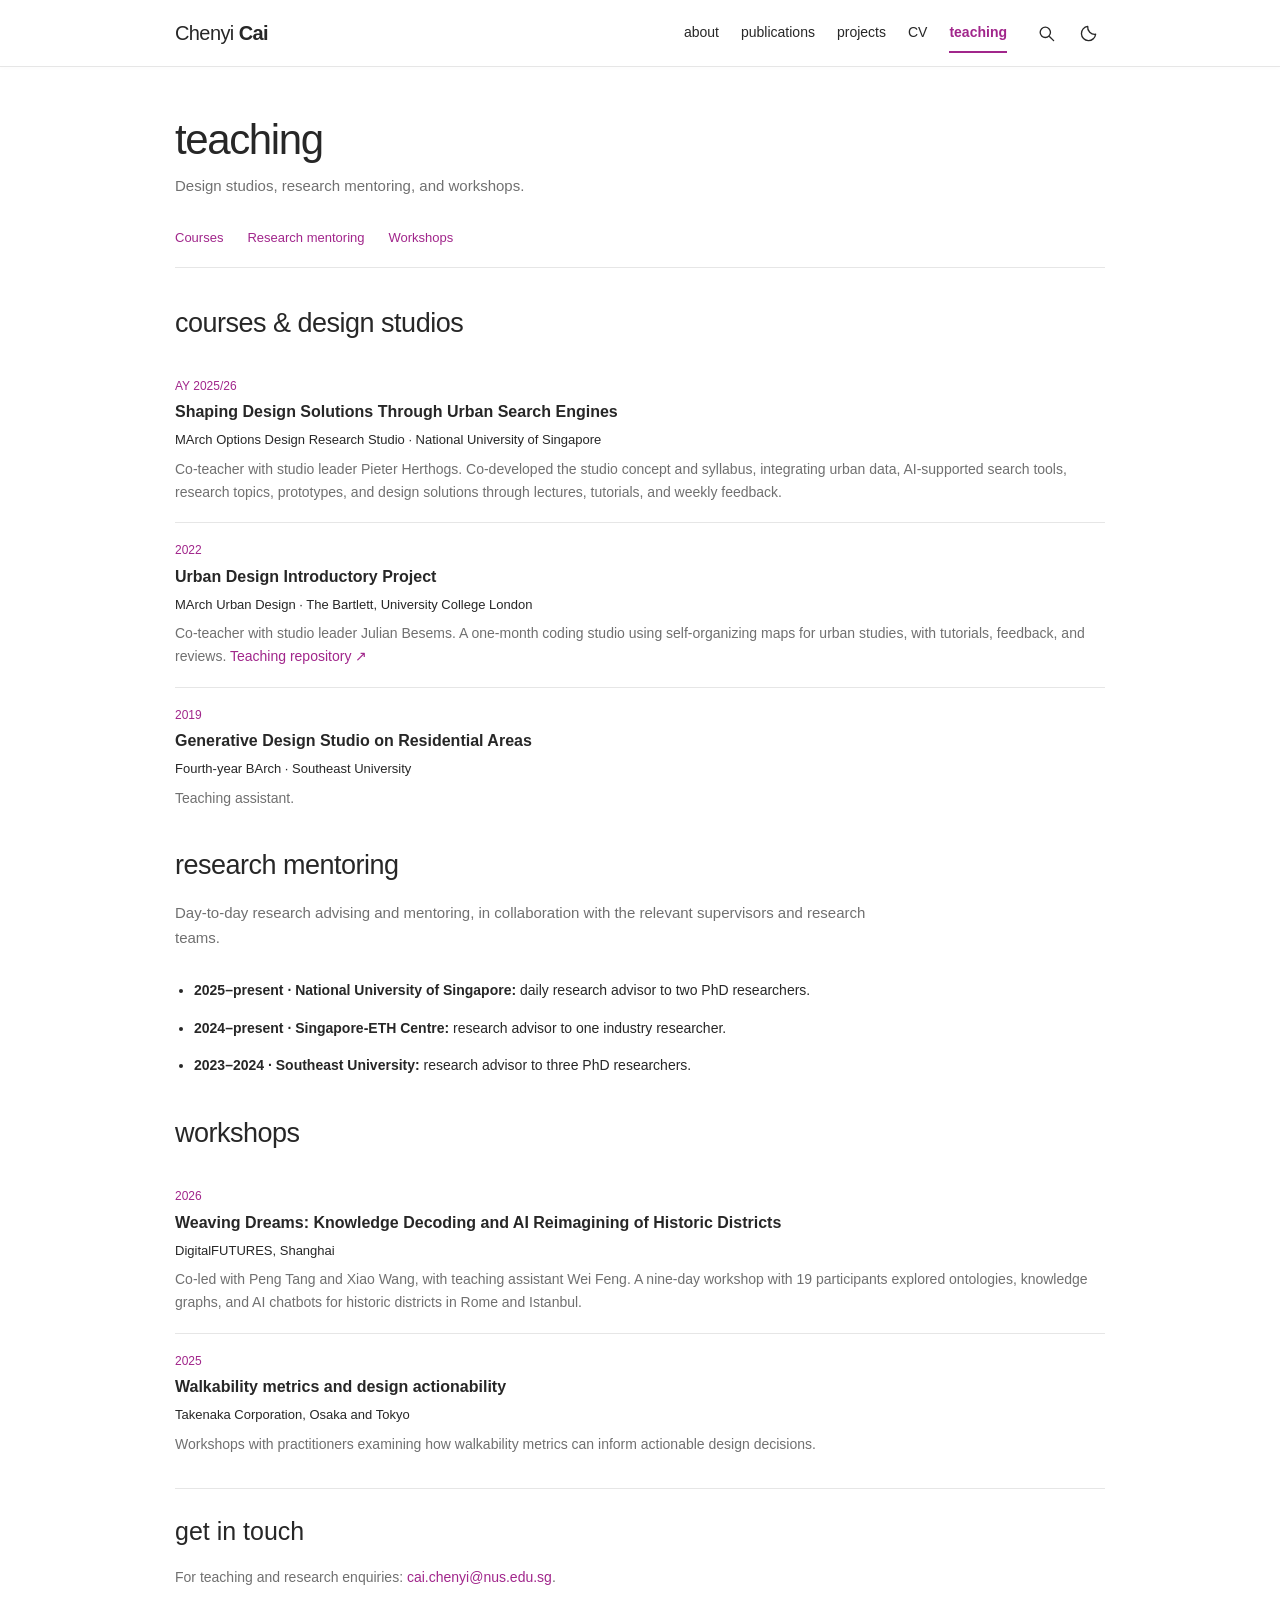
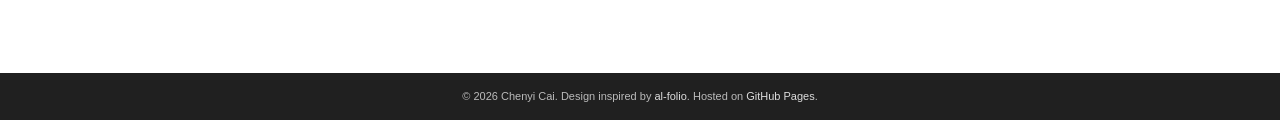
<file: teaching.html>
<!doctype html>
<html lang="en"><head><meta charset="utf-8"><meta name="viewport" content="width=device-width, initial-scale=1"><meta name="description" content="Teaching and learning resources from Chenyi Cai."><meta name="theme-color" content="#ffffff"><title>Teaching | Chenyi Cai</title><link rel="canonical" href="https://chenyicai09.github.io/teaching.html"><link rel="stylesheet" href="folio.css"><link rel="stylesheet" href="academic.css"><script src="folio.js" defer></script></head>
<body id="top" class=""><a class="skip-link" href="#main">Skip to content</a>
<header class="site-header"><div class="nav-wrap"><a class="brand" href="./" aria-label="Chenyi Cai home">Chenyi <strong>Cai</strong></a><nav class="site-nav" id="navigation" aria-label="Main navigation"><a href="./">about</a><a href="publications.html">publications</a><a href="projects.html">projects</a><a href="cv.html">CV</a><a href="teaching.html" aria-current="page">teaching</a></nav><div class="nav-tools"><button class="icon-button" data-search aria-label="Search website" title="Search (Ctrl / ⌘ K)"><svg viewBox="0 0 24 24" aria-hidden="true"><circle cx="10.5" cy="10.5" r="6.5"/><path d="m16 16 5 5"/></svg></button><button class="icon-button" data-theme aria-label="Switch color theme" aria-pressed="false"><svg viewBox="0 0 24 24" aria-hidden="true"><path d="M21 13a9 9 0 0 1-10-10 9 9 0 1 0 10 10Z"/></svg></button><button class="icon-button menu-toggle" data-menu aria-label="Toggle navigation" aria-controls="navigation" aria-expanded="false"><svg viewBox="0 0 24 24" aria-hidden="true"><path d="M4 6h16M4 12h16M4 18h16"/></svg></button></div></div></header>
<main class="container" id="main"><header class="page-heading"><h1>teaching</h1><p class="page-description">Design studios, research mentoring, and workshops.</p></header><nav class="academic-jump" aria-label="Teaching sections"><a href="#courses">Courses</a><a href="#mentoring">Research mentoring</a><a href="#workshops">Workshops</a></nav>
 <section class="section" id="courses"><h2>courses &amp; design studios</h2><article class="academic-entry"><p class="entry-date">AY 2025/26</p><h3>Shaping Design Solutions Through Urban Search Engines</h3><p class="entry-place">MArch Options Design Research Studio · National University of Singapore</p><p>Co-teacher with studio leader Pieter Herthogs. Co-developed the studio concept and syllabus, integrating urban data, AI-supported search tools, research topics, prototypes, and design solutions through lectures, tutorials, and weekly feedback.</p></article><article class="academic-entry"><p class="entry-date">2022</p><h3>Urban Design Introductory Project</h3><p class="entry-place">MArch Urban Design · The Bartlett, University College London</p><p>Co-teacher with studio leader Julian Besems. A one-month coding studio using self-organizing maps for urban studies, with tutorials, feedback, and reviews. <a href="https://github.com/napapa-soonjan/UD_IntroProject_2022">Teaching repository ↗</a></p></article><article class="academic-entry"><p class="entry-date">2019</p><h3>Generative Design Studio on Residential Areas</h3><p class="entry-place">Fourth-year BArch · Southeast University</p><p>Teaching assistant.</p></article></section>
 <section class="section" id="mentoring"><h2>research mentoring</h2><p class="page-intro">Day-to-day research advising and mentoring, in collaboration with the relevant supervisors and research teams.</p><ul class="academic-list"><li><strong>2025–present · National University of Singapore:</strong> daily research advisor to two PhD researchers.</li><li><strong>2024–present · Singapore-ETH Centre:</strong> research advisor to one industry researcher.</li><li><strong>2023–2024 · Southeast University:</strong> research advisor to three PhD researchers.</li></ul></section>
 <section class="section" id="workshops"><h2>workshops</h2><article class="academic-entry"><p class="entry-date">2026</p><h3>Weaving Dreams: Knowledge Decoding and AI Reimagining of Historic Districts</h3><p class="entry-place">DigitalFUTURES, Shanghai</p><p>Co-led with Peng Tang and Xiao Wang, with teaching assistant Wei Feng. A nine-day workshop with 19 participants explored ontologies, knowledge graphs, and AI chatbots for historic districts in Rome and Istanbul.</p></article><article class="academic-entry"><p class="entry-date">2025</p><h3>Walkability metrics and design actionability</h3><p class="entry-place">Takenaka Corporation, Osaka and Tokyo</p><p>Workshops with practitioners examining how walkability metrics can inform actionable design decisions.</p></article></section>
 <div class="contact-box"><h2>get in touch</h2><p>For teaching and research enquiries: <a href="mailto:cai.chenyi@nus.edu.sg">cai.chenyi@nus.edu.sg</a>.</p></div></main><footer class="site-footer"><p>© <span data-year>2026</span> Chenyi Cai. Design inspired by <a href="https://github.com/alshedivat/al-folio">al-folio</a>. Hosted on <a href="https://pages.github.com/">GitHub Pages</a>.</p></footer>
<dialog class="search-dialog" aria-label="Search website"><div class="search-top"><input id="site-search" type="search" placeholder="Search pages…" aria-label="Search pages" autocomplete="off"><button class="icon-button" data-close-search aria-label="Close search"><svg viewBox="0 0 24 24" aria-hidden="true"><path d="m6 6 12 12M6 18 18 6"/></svg></button></div><p class="search-hint" id="search-count" role="status" aria-live="polite"></p><ul class="search-results"></ul></dialog></body></html>
</file>
<file: folio.css>
:root{color-scheme:light;--bg:#fff;--text:#272727;--muted:#707070;--accent:#a1268b;--line:#e6e6e6;--soft:#f7f7f8;--header:rgba(255,255,255,.96);--footer:#202020}
*{box-sizing:border-box}html{scroll-behavior:smooth;scroll-padding-top:90px}body{margin:0;font-family:-apple-system,BlinkMacSystemFont,"Segoe UI",Roboto,Helvetica,Arial,sans-serif;font-size:16px;line-height:1.65;color:var(--text);background:var(--bg);min-height:100vh;display:flex;flex-direction:column}body.dark{color-scheme:dark;--bg:#1c1c1d;--text:#e4e4e4;--muted:#aaa;--accent:#e181cf;--line:#38383b;--soft:#252526;--header:rgba(28,28,29,.96);--footer:#141414}a{color:var(--accent);text-decoration:none}a:hover{text-decoration:underline}button,input{font:inherit}button{cursor:pointer}button,a,input{touch-action:manipulation}button:focus-visible,a:focus-visible,input:focus-visible{outline:2px solid var(--accent);outline-offset:5px}[hidden]{display:none!important}.skip-link{position:fixed;top:-100px;left:16px;background:var(--bg);padding:8px 16px;z-index:100}.skip-link:focus{top:12px}
.site-header{position:sticky;top:0;z-index:30;border-bottom:1px solid var(--line);box-shadow:0 1px 4px #00000005;background:var(--header);backdrop-filter:blur(12px)}.nav-wrap{max-width:980px;margin:auto;min-height:66px;padding:0 25px;display:flex;align-items:center;gap:22px}.brand{font-size:20px;letter-spacing:-.6px;color:var(--text);white-space:nowrap;font-weight:300}.brand strong{font-weight:650}.brand:hover{text-decoration:none}.site-nav{display:flex;gap:22px;margin-left:auto;align-items:center}.site-nav a{font-size:14px;color:var(--text);padding:19px 0;position:relative}.site-nav a[aria-current=page]{color:var(--accent);font-weight:600}.site-nav a[aria-current=page]:after{content:"";position:absolute;bottom:11px;left:0;right:0;height:2px;background:var(--accent)}.nav-tools{display:flex;gap:8px}.icon-button{display:grid;place-items:center;width:34px;height:36px;border:0;border-radius:5px;color:var(--text);background:transparent}.icon-button:hover{background:var(--soft)}.icon-button svg{width:19px;height:19px;fill:none;stroke:currentColor;stroke-width:1.7;stroke-linecap:round;stroke-linejoin:round}.menu-toggle{display:none}.container{width:min(100%,980px);padding:0 25px;margin:0 auto}main.container{flex:1;padding-top:48px;padding-bottom:70px}.page-heading{margin:0 0 28px}.page-heading h1{font-size:42px;font-weight:300;letter-spacing:-1.4px;line-height:1.2;margin:0 0 9px}.page-heading h1 strong{font-weight:650}.page-description{color:var(--muted);margin:0;font-size:15px}.profile-layout{display:grid;grid-template-columns:minmax(0,1fr) 255px;gap:42px}.biography p{margin:0 0 19px}.lead{font-size:18px;line-height:1.65}.bio-note{font-size:13px;color:var(--muted);border-left:2px solid var(--line);padding-left:13px;margin-top:24px!important}.profile-card{margin:0}.portrait{aspect-ratio:1/1.05;background:var(--soft);border:1px solid var(--line);border-radius:4px;display:grid;place-items:center;position:relative;overflow:hidden}.portrait:after{content:"";position:absolute;width:70%;height:70%;border:1px solid var(--line);border-radius:50%;transform:translate(45%,45%);right:0;bottom:0}.portrait-initials{font-size:72px;font-weight:200;letter-spacing:-5px;color:var(--accent);opacity:.75}.portrait-label{position:absolute;bottom:14px;left:18px;font-size:10px;letter-spacing:1.6px;text-transform:uppercase;color:var(--muted)}.profile-card figcaption{font-size:12px;line-height:1.65;color:var(--muted);margin-top:13px}.profile-card figcaption strong{color:var(--text);font-weight:600;font-size:14px}.profile-link{display:inline-flex;gap:6px;align-items:center;margin-top:9px;font-size:13px}.section{margin-top:38px}.section h2{font-size:27px;font-weight:400;line-height:1.3;margin:0 0 18px;letter-spacing:-.5px}.section-header{display:flex;justify-content:space-between;gap:20px;align-items:baseline}.section-header a{font-size:12px;white-space:nowrap}.section-header h2{margin-bottom:16px}.topics{display:flex;gap:8px;flex-wrap:wrap}.topic{font-size:12px;border:1px solid var(--line);border-radius:3px;padding:5px 10px;color:var(--muted);background:var(--bg)}.news-row{display:grid;grid-template-columns:105px 1fr;gap:22px;font-size:14px;border-top:1px solid var(--line);padding:14px 0}.news-row time{font-size:12px;color:var(--muted);padding-top:2px;white-space:nowrap}.news-row p{margin:0}.empty-state{border:1px solid var(--line);border-radius:4px;padding:22px 25px;background:var(--soft)}.empty-state h3{margin:0 0 7px;font-size:17px;font-weight:500}.empty-state p{margin:0;font-size:14px;color:var(--muted)}.social-row{display:flex;justify-content:center;gap:17px;align-items:center;margin:42px 0 12px}.social-row a{font-size:14px}.social-caption{text-align:center;color:var(--muted);font-size:12px;margin:0}
.page-intro{max-width:730px;color:var(--muted);margin:0 0 28px;font-size:15px}.subtle-label{text-transform:uppercase;letter-spacing:1.4px;font-size:10px;font-weight:600;color:var(--muted);margin:0 0 12px}.project-grid{display:grid;grid-template-columns:repeat(3,minmax(0,1fr));gap:20px}.project-card{border:1px solid var(--line);border-radius:4px;overflow:hidden}.project-body{padding:20px}.project-card h3{margin:0 0 9px;font-size:18px;font-weight:500;line-height:1.35}.project-card p{margin:0;color:var(--muted);font-size:13px}.project-art{height:145px;background:var(--soft);display:grid;place-items:center;overflow:hidden}.project-art svg{width:150px;height:110px;color:var(--accent);stroke:currentColor;fill:none;stroke-width:1.2;opacity:.65}.project-note{font-size:12px;color:var(--muted);margin-top:16px}.cv-layout{display:grid;grid-template-columns:145px 1fr;gap:35px}.cv-toc{position:sticky;top:100px;align-self:start;display:grid;gap:12px;font-size:13px;border-left:1px solid var(--line);padding-left:15px}.cv-toc a{color:var(--muted)}.cv-section{border:1px solid var(--line);border-radius:4px;padding:23px 26px;margin-bottom:20px;scroll-margin-top:90px}.cv-section h2{font-size:23px;font-weight:400;letter-spacing:-.4px;margin:0 0 15px}.cv-section p{margin:0;font-size:14px;color:var(--muted)}.cv-section dl{display:grid;grid-template-columns:100px 1fr;gap:8px;font-size:14px;margin:0}.cv-section dt{font-weight:600}.cv-section dd{margin:0;overflow-wrap:anywhere}.teaching-row{display:grid;grid-template-columns:160px 1fr;gap:25px;padding:24px 0;border-top:1px solid var(--line)}.teaching-row h2{margin:0;font-size:19px;font-weight:400}.teaching-row p{margin:0;font-size:14px;color:var(--muted)}.contact-box{margin-top:32px;padding-top:22px;border-top:1px solid var(--line);font-size:14px;color:var(--muted)}.contact-box h2{color:var(--text);font-size:25px;font-weight:400;margin:0 0 12px}.site-footer{background:var(--footer);color:#bbb;text-align:center;font-size:11px;line-height:1.7;padding:14px 20px}.site-footer a{color:#ddd}.site-footer p{margin:0}.search-dialog{width:min(580px,calc(100% - 32px));max-height:80vh;border:1px solid var(--line);border-radius:8px;padding:0;color:var(--text);background:var(--bg);box-shadow:0 20px 70px #0003}.search-dialog::backdrop{background:#0006;backdrop-filter:blur(3px)}.search-top{display:flex;gap:10px;align-items:center;border-bottom:1px solid var(--line);padding:14px 18px}.search-top input{min-width:0;flex:1;border:0;background:transparent;color:var(--text);font-size:17px}.search-hint{font-size:11px;color:var(--muted);margin:12px 18px}.search-results{list-style:none;padding:0 10px;margin:0 0 12px}.search-results a{display:block;border-radius:4px;padding:12px;color:var(--text)}.search-results a:hover{background:var(--soft);text-decoration:none}.search-results strong{display:block;font-size:15px;font-weight:500}.search-results span{font-size:12px;color:var(--muted)}
@media(min-width:1100px){.home main.container{padding-top:55px}}
@media(max-width:780px){.nav-wrap{flex-wrap:wrap;gap:10px;min-height:60px;padding:0 20px}.nav-tools{margin-left:auto}.menu-toggle{display:grid}.site-nav{display:none;width:100%;order:4;margin:0;border-top:1px solid var(--line);padding:7px 0 12px;gap:0;flex-wrap:wrap}.site-nav.open{display:flex}.site-nav a{padding:10px 16px 10px 0;width:33.333%}.site-nav a[aria-current=page]:after{display:none}.profile-layout{grid-template-columns:minmax(0,1fr) 200px;gap:25px}.container{padding:0 20px}.project-grid{grid-template-columns:1fr 1fr}.project-card:last-child{grid-column:1/-1}.cv-layout{grid-template-columns:1fr}.cv-toc{position:static;display:flex;flex-wrap:wrap;padding:0 0 15px;border-left:0;border-bottom:1px solid var(--line);gap:12px 20px}}
@media(max-width:540px){main.container{padding-top:30px;padding-bottom:45px}.page-heading h1{font-size:36px}.page-heading{margin-bottom:23px}.profile-layout{grid-template-columns:1fr}.profile-card{order:-1;display:grid;grid-template-columns:100px 1fr;gap:18px;align-items:center;margin-bottom:3px}.portrait{aspect-ratio:1}.portrait-initials{font-size:40px;letter-spacing:-3px}.portrait-label{display:none}.profile-card figcaption{margin:0}.lead{font-size:17px}.biography{font-size:15px}.section{margin-top:30px}.section h2{font-size:25px}.news-row{grid-template-columns:82px 1fr;gap:13px;font-size:13px}.news-row time{font-size:11px}.empty-state{padding:19px}.project-grid{grid-template-columns:1fr}.project-card:last-child{grid-column:auto}.project-art{height:125px}.cv-section{padding:20px}.cv-section dl{grid-template-columns:80px 1fr;font-size:13px}.teaching-row{grid-template-columns:1fr;gap:12px}.section-header{gap:10px}.section-header a{font-size:11px}.brand{font-size:19px}.site-footer{font-size:10px}}
@media(prefers-reduced-motion:reduce){html{scroll-behavior:auto}*,*:before,*:after{transition:none!important;animation:none!important}}
</file>
<file: academic.css>
/* Loaded only by About, Publications, CV and Teaching; Projects is unchanged. */
.profile-card .profile-photo{display:block;width:100%;height:auto;aspect-ratio:auto;object-fit:contain;border-radius:4px;border:1px solid var(--line)}
.academic-social{flex-wrap:wrap}.academic-jump{display:flex;gap:12px 24px;flex-wrap:wrap;border-bottom:1px solid var(--line);padding-bottom:18px;font-size:13px}
.publication{display:grid;grid-template-columns:78px minmax(0,1fr);gap:22px;border-top:1px solid var(--line);padding:22px 0}.publication-year{font-size:12px;color:var(--muted);padding-top:3px}.publication h3{font-size:16px;line-height:1.5;font-weight:550;margin:0 0 7px}.publication h3 a{color:var(--text)}.publication h3 a:hover{color:var(--accent)}.publication p{font-size:13px;margin:3px 0;line-height:1.65}.publication-authors{color:var(--muted)}.publication-authors strong{color:var(--text);font-weight:600}.publication .publication-note{font-size:11px;color:var(--muted)}.publication-links{display:flex;gap:8px;margin-top:10px}.publication-links a{font-size:11px;border:1px solid var(--line);border-radius:3px;padding:2px 9px}.publication-links a:hover{border-color:var(--accent)}
.academic-entry{padding:18px 0;border-bottom:1px solid var(--line)}.academic-entry:first-child{padding-top:0}.academic-entry:last-child{border-bottom:0;padding-bottom:0}.academic-entry h3{font-size:16px;font-weight:550;line-height:1.5;margin:4px 0 5px}.academic-entry p{font-size:14px;color:var(--muted);margin:6px 0 0}.academic-entry .entry-date{font-size:12px;color:var(--accent);margin:0}.academic-entry .entry-place{color:var(--text);font-size:13px;margin:0 0 7px}.academic-list{padding-left:19px;font-size:14px;line-height:1.8;margin:0}.academic-list li+li{margin-top:12px}.cv-crosslinks{display:flex;flex-wrap:wrap;gap:12px 24px;margin-top:20px;font-size:13px}.cv-section strong{font-weight:600}
@media(max-width:540px){.profile-card{grid-template-columns:120px minmax(0,1fr);gap:15px}.profile-photo{aspect-ratio:4/3}.profile-card figcaption{font-size:11px}.profile-link{font-size:11px;overflow-wrap:anywhere}.publication{grid-template-columns:1fr;gap:5px;padding:19px 0}.publication h3{font-size:15px}.publication-year{font-size:11px}.publication-authors{font-size:12px!important}.academic-jump{gap:10px 18px}.academic-social{gap:12px}.academic-social a{font-size:12px}.cv-section{padding:18px}.academic-entry h3{font-size:15px}}
</file>
